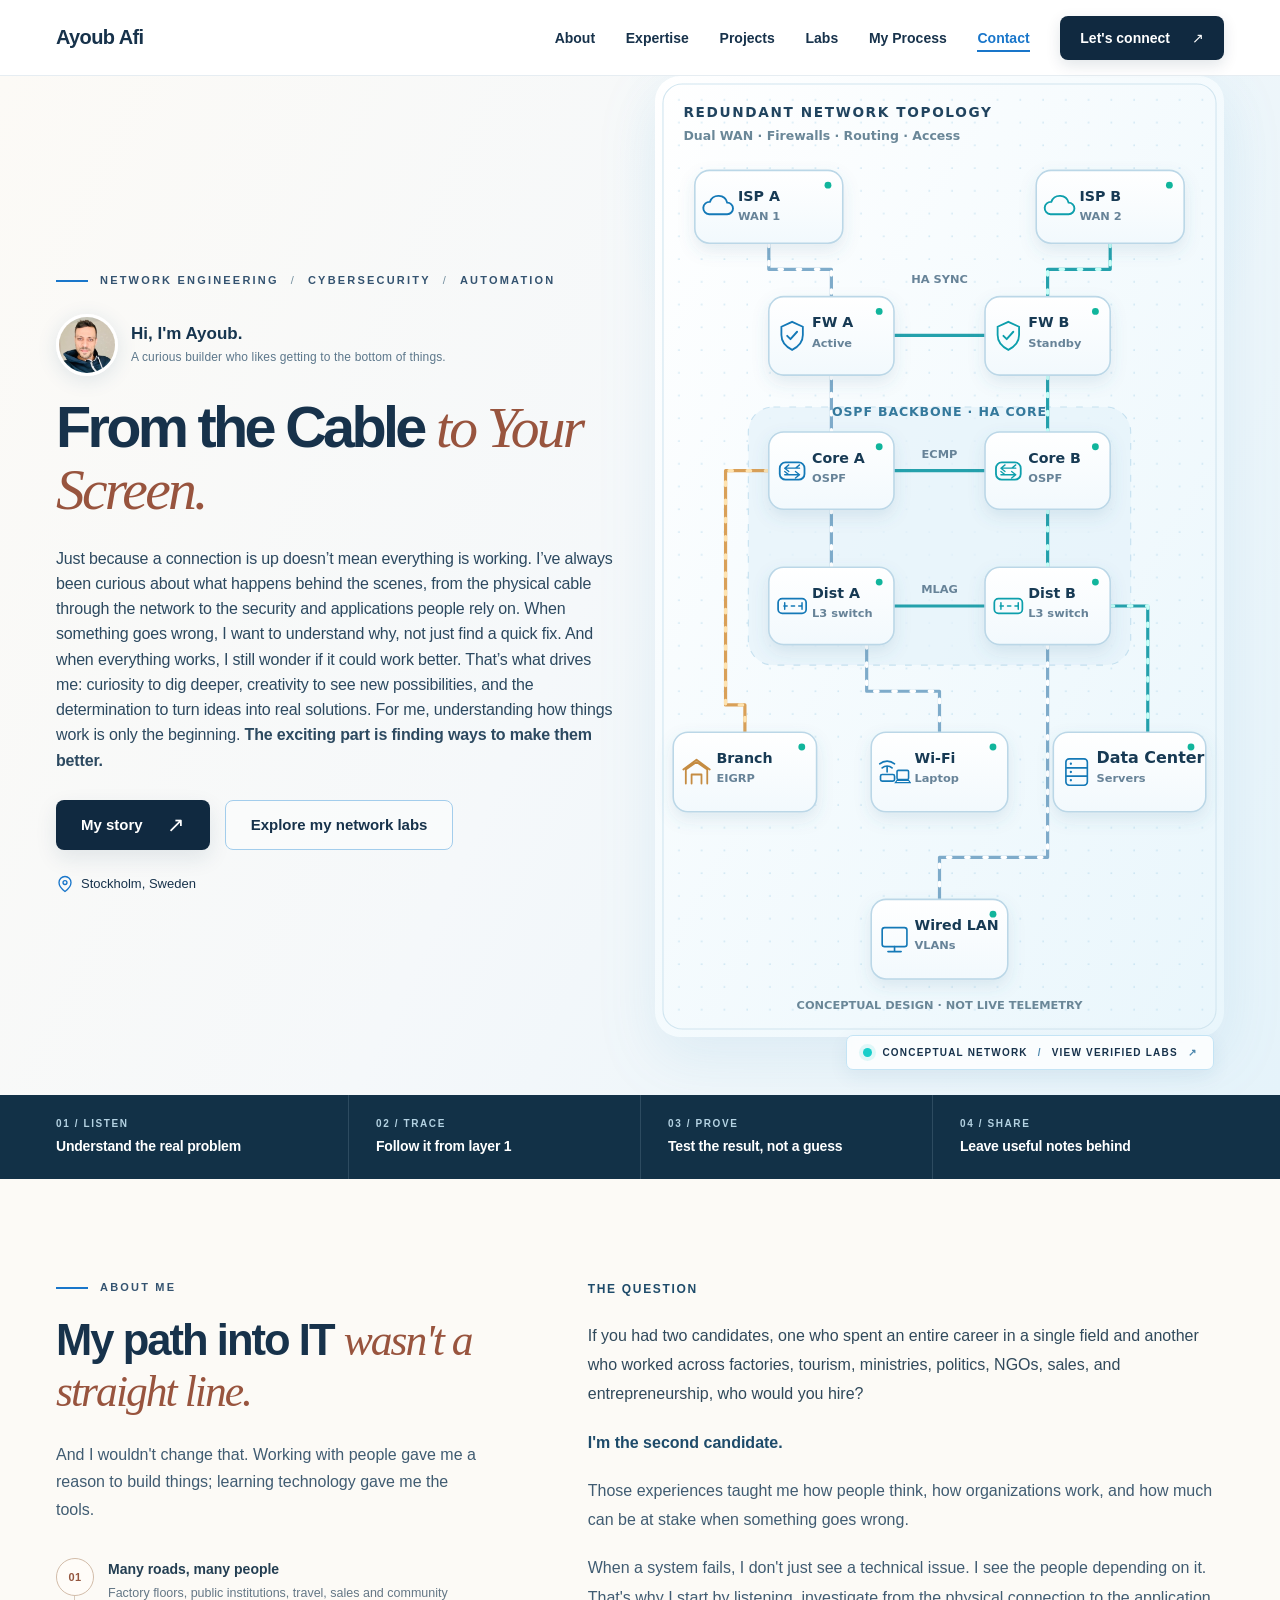
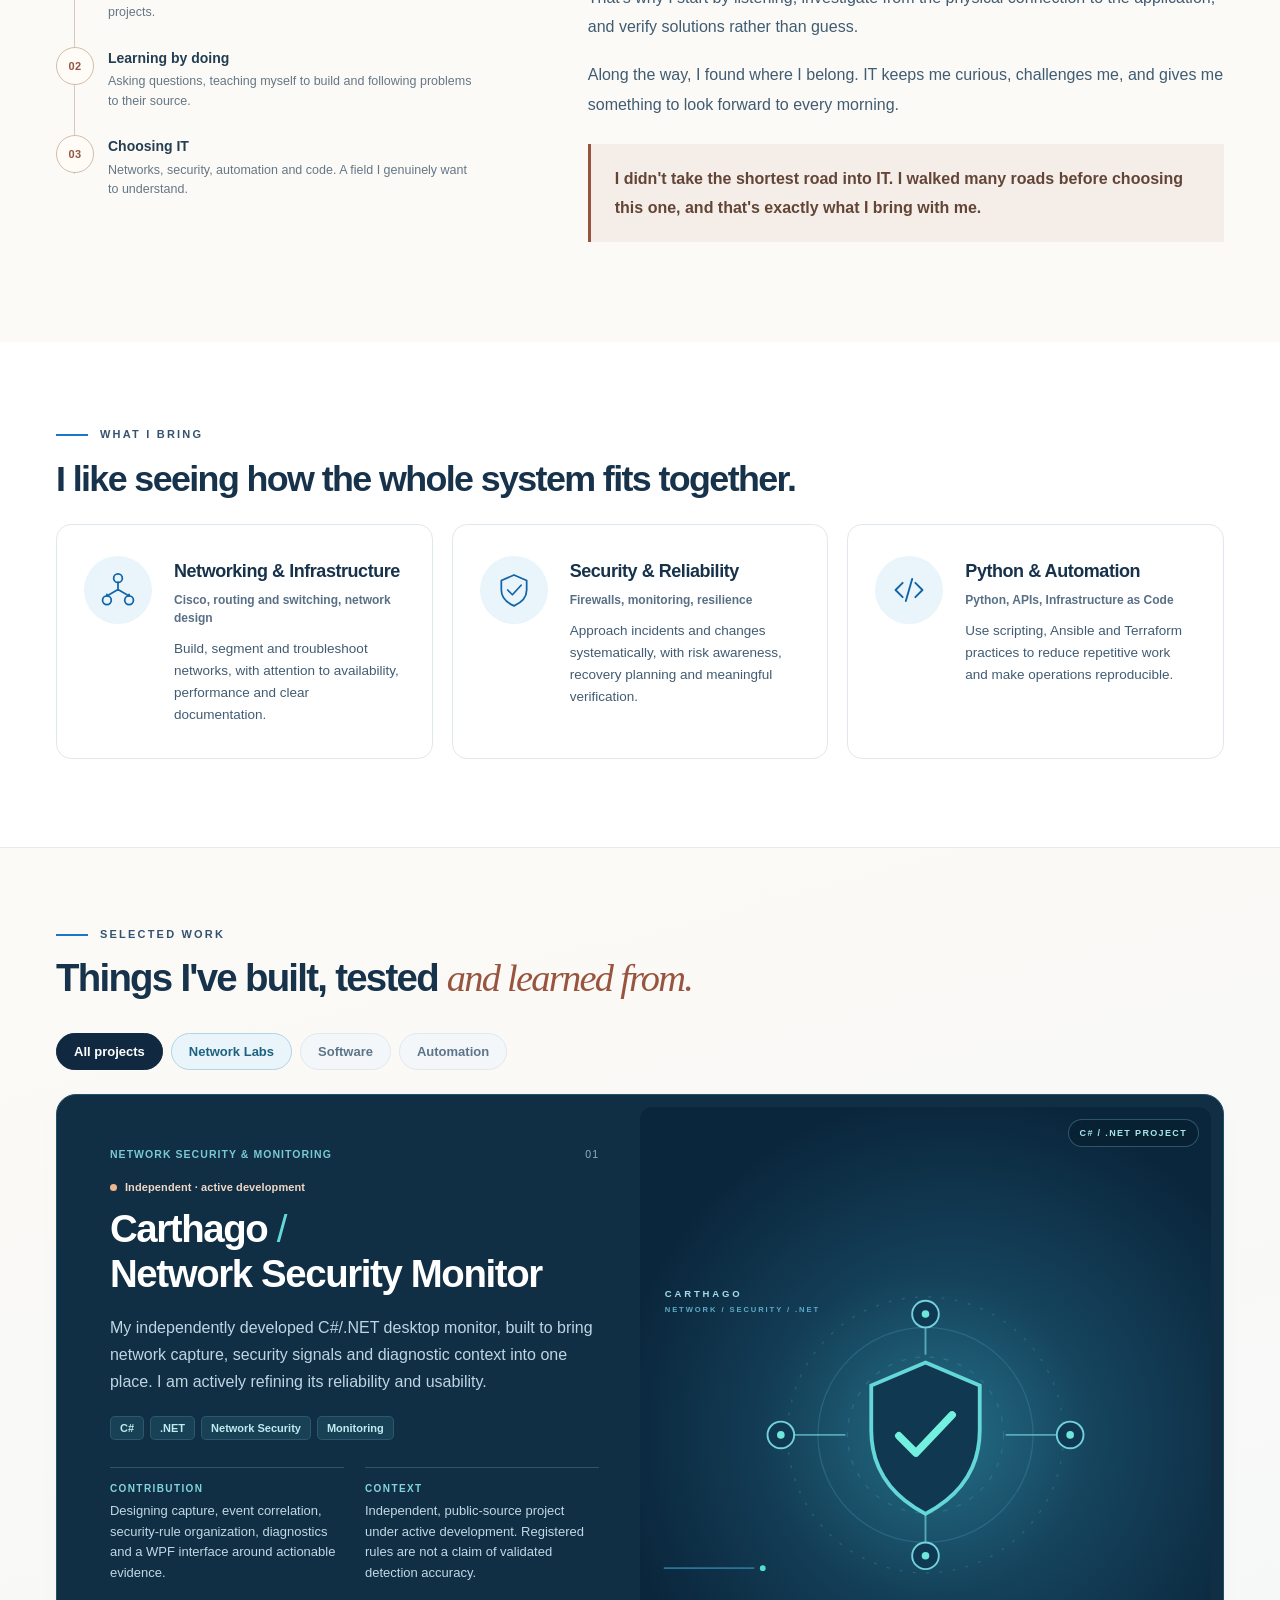
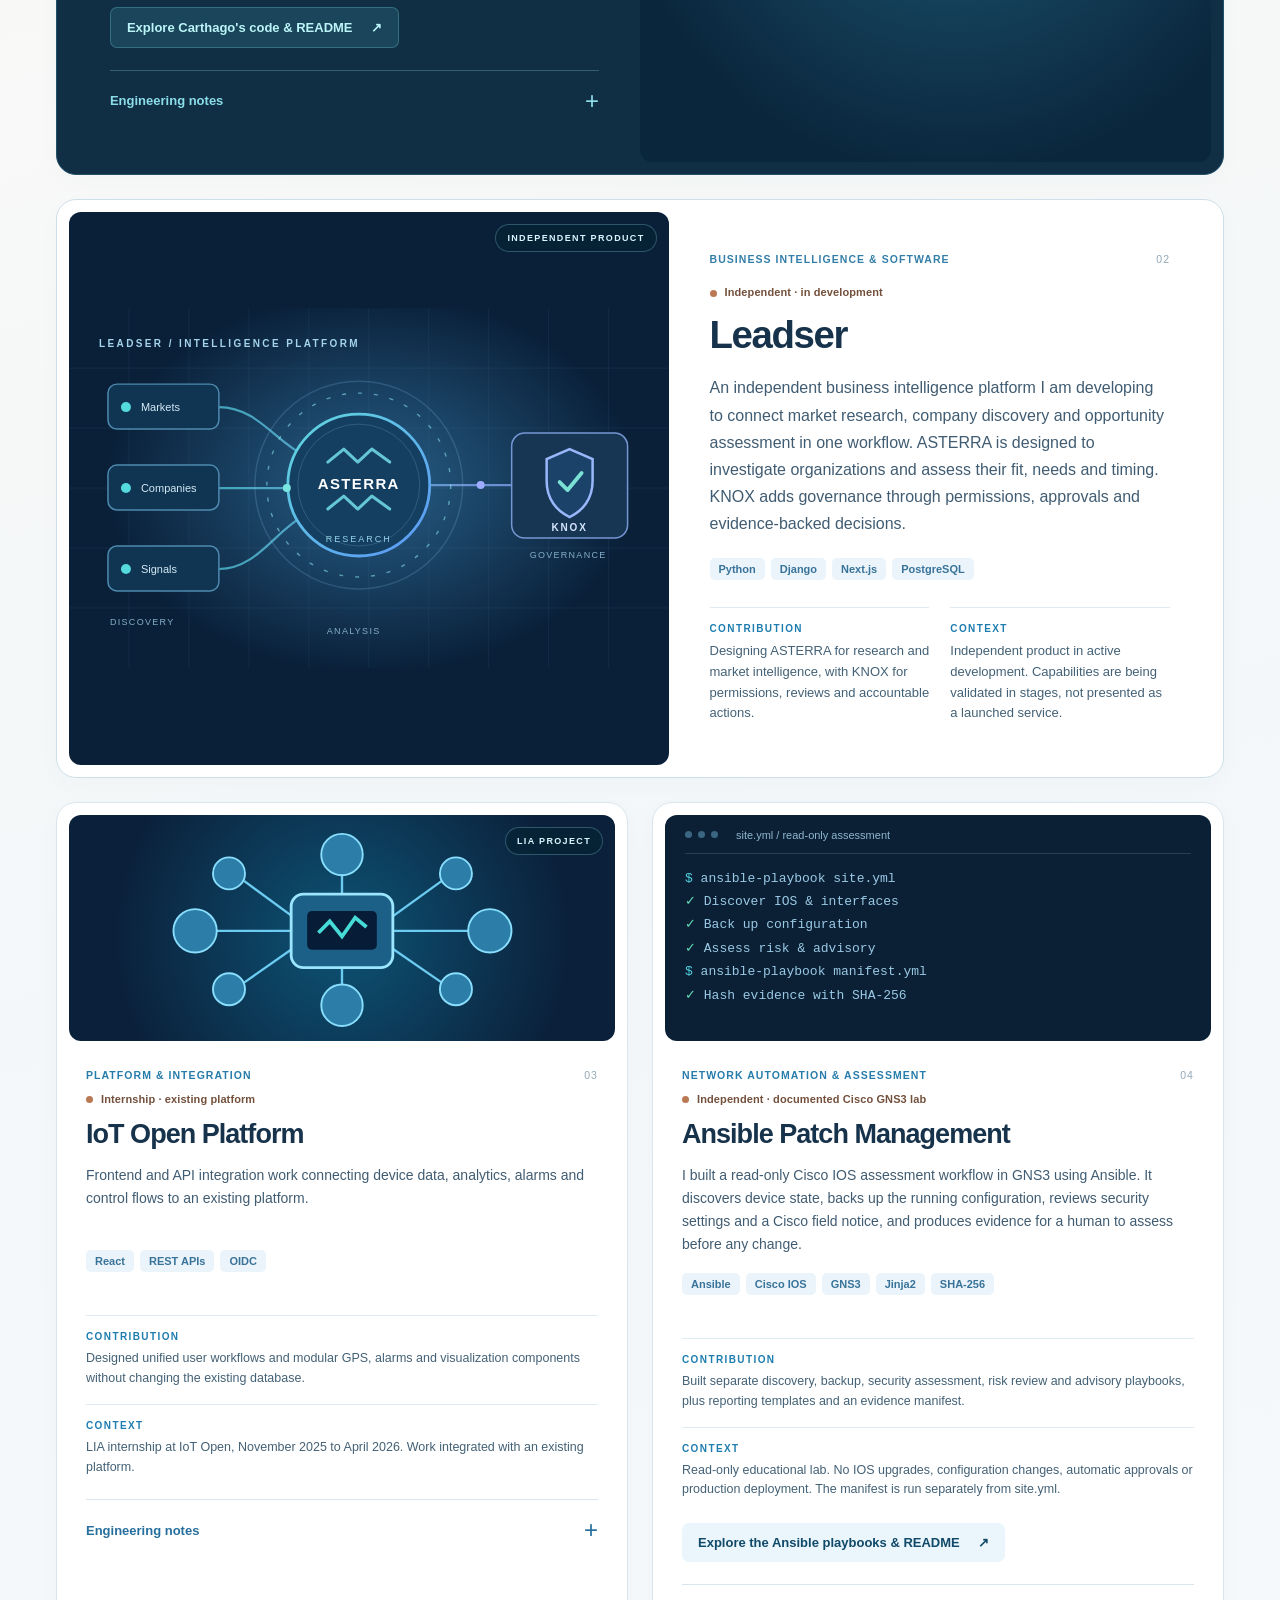
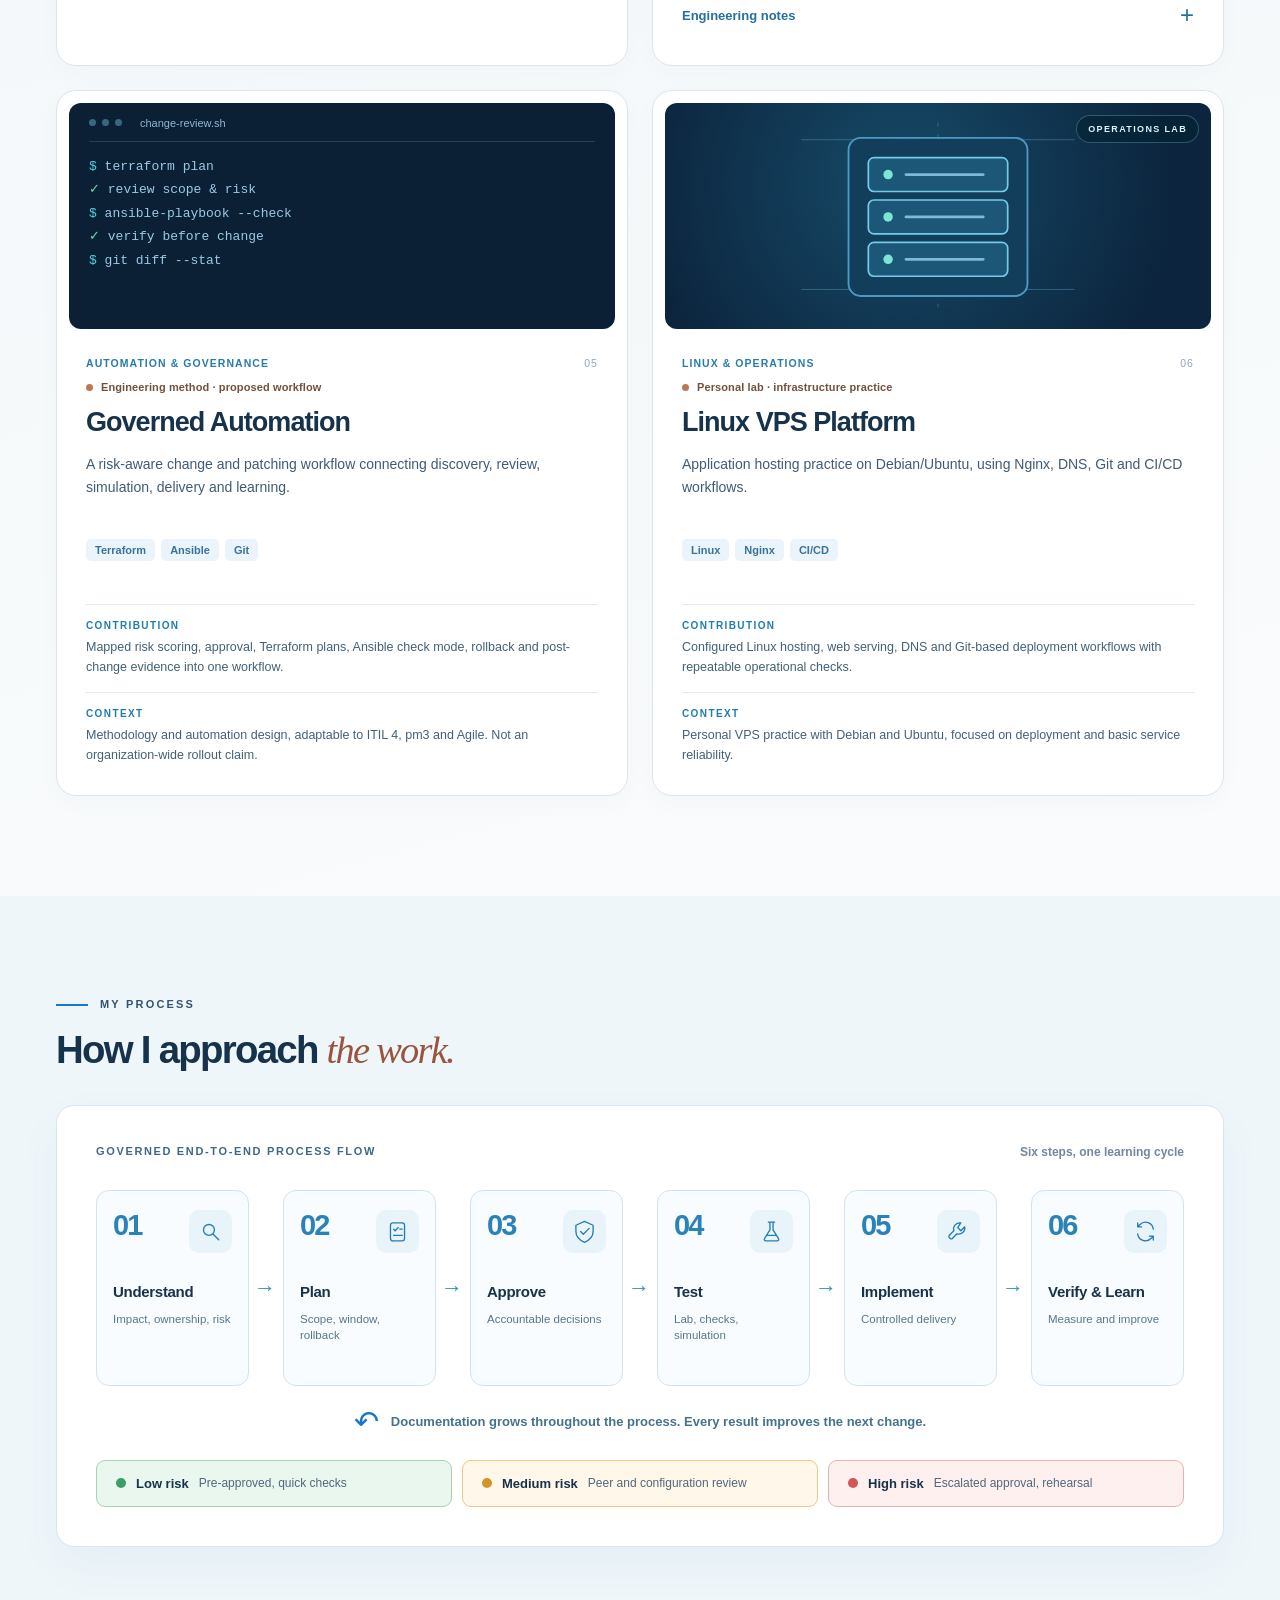
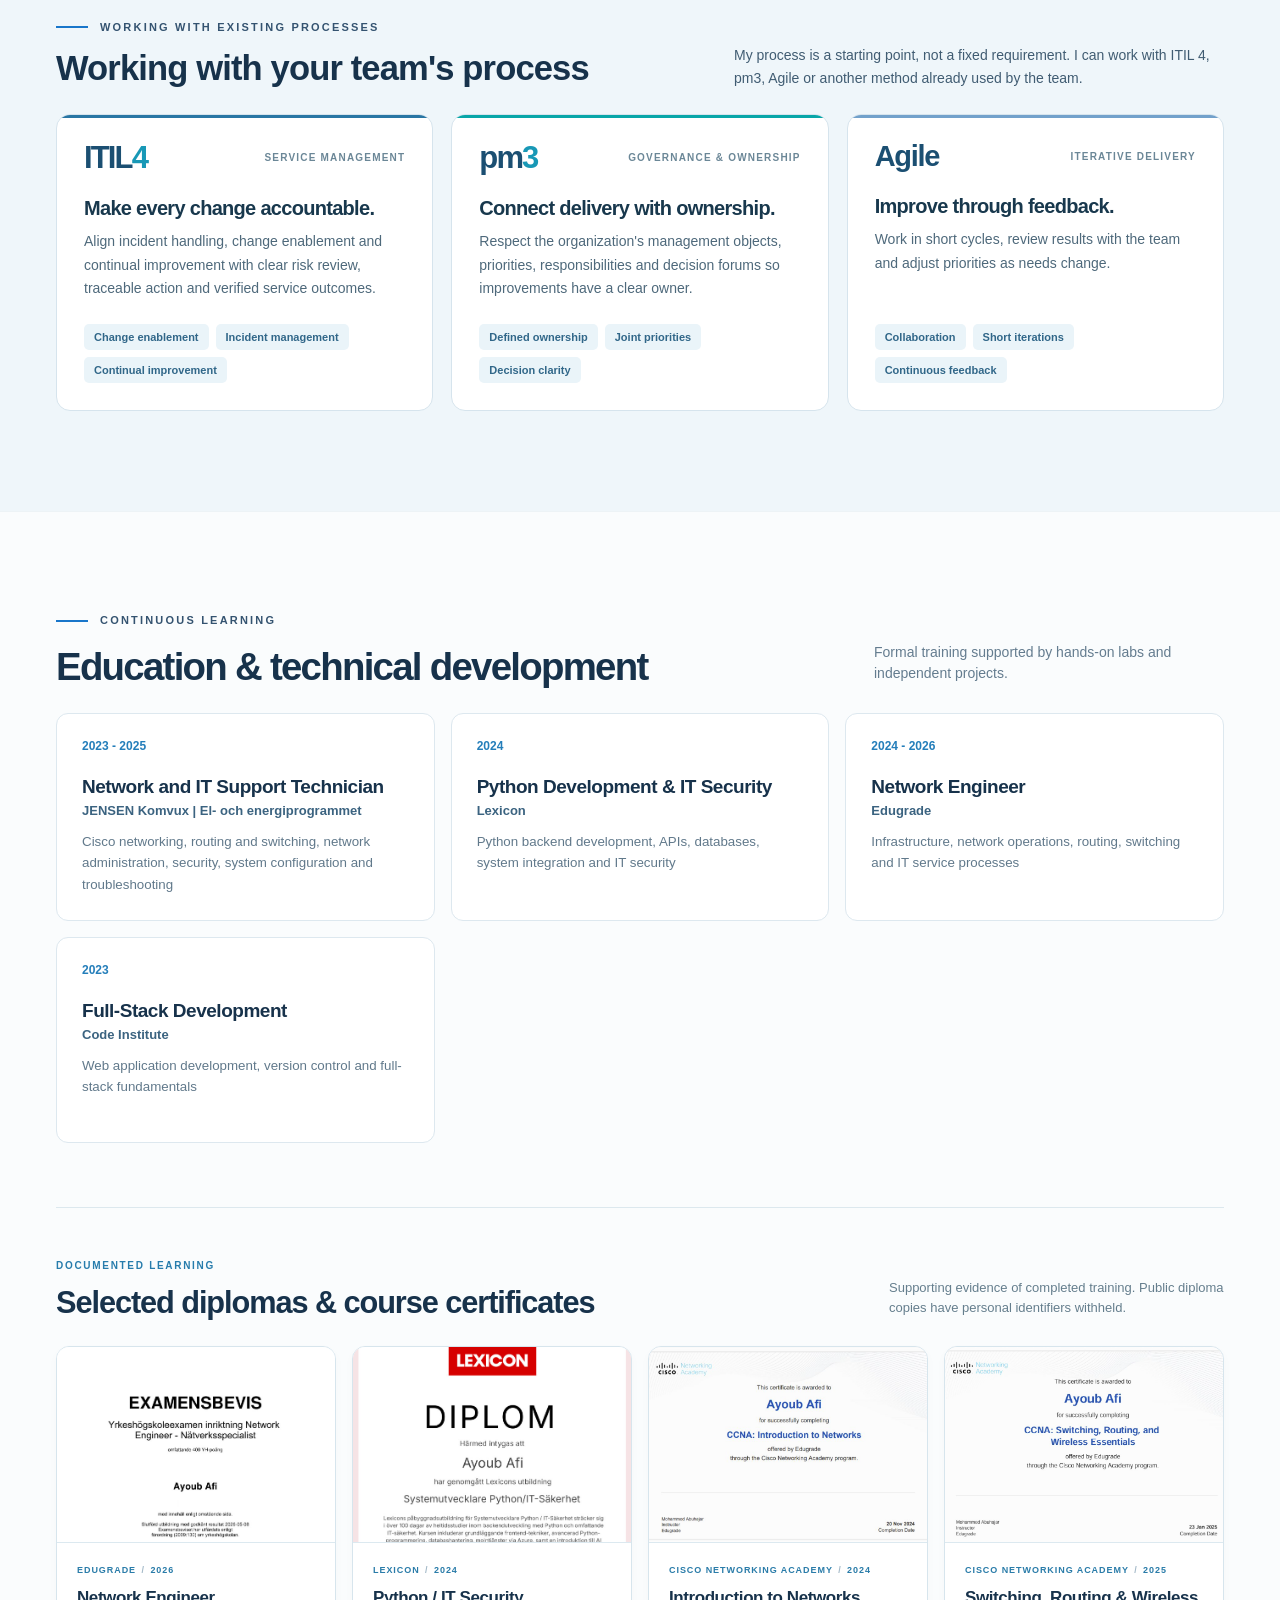
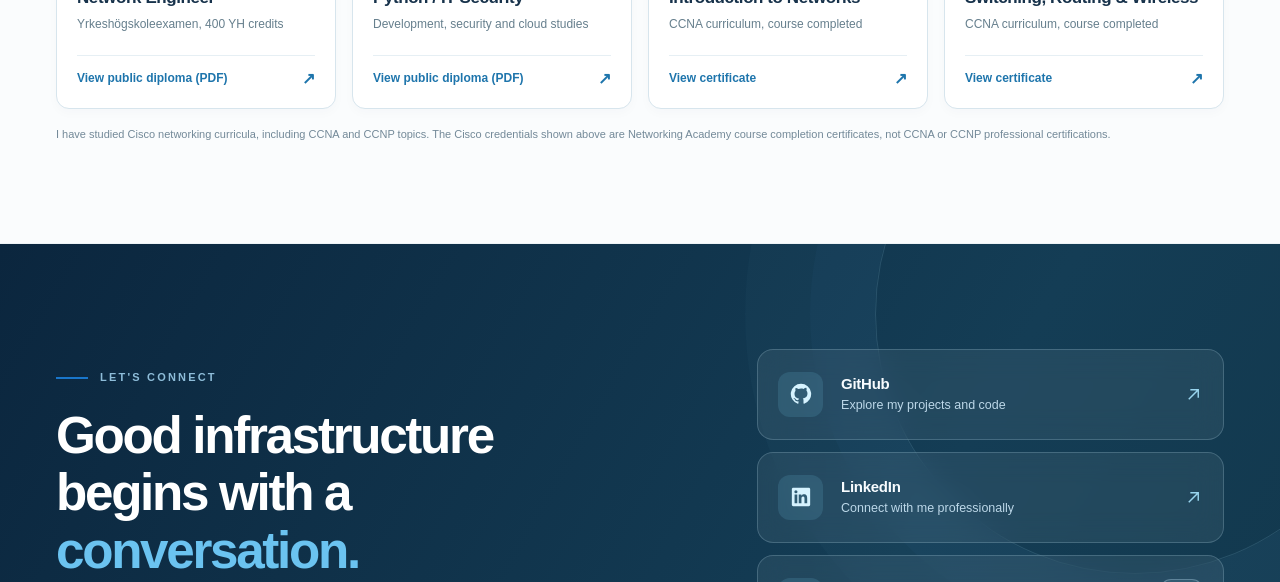
<file: index.html>
<!doctype html>
<html lang="en">
  <head>
    <meta charset="utf-8" />
    <meta name="viewport" content="width=device-width, initial-scale=1" />
    <meta name="theme-color" content="#ffffff" />
    <meta name="description" content="I'm Ayoub Afi. From the cable to your screen, I follow my curiosity through networks, security, automation and code, with documented labs and independently built tools." />
    <meta property="og:title" content="Ayoub Afi | Network Engineering, Security and Automation" />
    <meta property="og:description" content="A curious, self-taught builder who walked many roads and chose IT. Explore the networks, security tools and real learning behind the work." />
    <meta property="og:type" content="website" />
    <meta property="og:image" content="https://afiay.github.io/portfolio/assets/ayoub-afi-profile.png" />
    <meta name="author" content="Ayoub Afi" />
    <title>Ayoub Afi | Network Engineer</title>
    <link rel="icon" href="./assets/favicon.svg" type="image/svg+xml" />
    <link rel="stylesheet" href="./style.css" />
    <script src="./app.js" defer></script>
    <script src="./lab-data.js" defer></script>
    <script src="./labs.js" defer></script>
  </head>
  <body>
    <a class="skip-link" href="#main">Skip to content</a>
    <header class="site-header" id="top">
      <div class="container nav-inner">
        <a class="brand" href="#top" aria-label="Ayoub Afi home">
          
          
          <span class="brand-name">Ayoub Afi</span>
        </a>
        <button class="menu-toggle" type="button" aria-expanded="false" aria-controls="primary-nav" aria-label="Open navigation menu">
          <span></span><span></span><span></span>
        </button>
        <nav class="main-nav" id="primary-nav" aria-label="Main navigation">
          <a href="#about">About</a>
          <a href="#expertise">Expertise</a>
          <a href="#projects">Projects</a>
          <a href="#labs">Labs</a>
          <a href="#process">My Process</a>
          <a href="#contact">Contact</a>
          <a href="#contact" class="nav-cta">Let's connect <span aria-hidden="true">↗</span></a>
        </nav>
      </div>
    </header>

    <main id="main">
      <section class="hero" aria-labelledby="hero-title">
        <div class="hero-glow" aria-hidden="true"></div>
        <div class="container hero-grid">
          <div class="hero-copy">
            <div class="eyebrow"><span class="eyebrow-line"></span>NETWORK ENGINEERING <span>/</span> CYBERSECURITY <span>/</span> AUTOMATION</div>
            
            <div class="hero-introduction"><img src="./assets/ayoub-afi-profile.png" width="64" height="64" alt="Portrait of Ayoub Afi" /><span>Hi, I'm Ayoub. <small>A curious builder who likes getting to the bottom of things.</small></span></div>
            <h1 id="hero-title">From the Cable <em>to Your Screen.</em></h1>
            <p class="hero-description">Just because a connection is up doesn’t mean everything is working. I’ve always been curious about what happens behind the scenes, from the physical cable through the network to the security and applications people rely on. When something goes wrong, I want to understand why, not just find a quick fix. And when everything works, I still wonder if it could work better. That’s what drives me: curiosity to dig deeper, creativity to see new possibilities, and the determination to turn ideas into real solutions. For me, understanding how things work is only the beginning. <strong>The exciting part is finding ways to make them better.</strong></p>
            <div class="hero-actions">
              <a class="button button-primary" href="#about">My story <span aria-hidden="true">↗</span></a>
              <a class="button button-outline" href="#labs">Explore my network labs</a>
            </div>
            <div class="hero-location">
              <svg viewBox="0 0 24 24" fill="none" stroke="currentColor" stroke-width="1.8" aria-hidden="true"><path d="M20 10c0 6-8 12-8 12S4 16 4 10a8 8 0 1 1 16 0Z"/><circle cx="12" cy="10" r="2.6"/></svg>
              Stockholm, Sweden
            </div>
          </div>
          <div class="hero-visual">
            <picture class="topology-art">
              <source media="(max-width: 820px)" srcset="./assets/network-topology-mobile.svg" type="image/svg+xml" />
              <img src="./assets/network-topology.svg" alt="Conceptual enterprise network: two internet providers, high-availability firewalls, redundant OSPF core routers and distribution switches, an EIGRP branch, Wi-Fi laptops, dual-homed data center and wired VLANs." width="1000" height="680" />
            </picture>
            <a class="visual-caption" href="#labs"><span class="live-dot" aria-hidden="true"></span> CONCEPTUAL NETWORK <span>/</span> VIEW VERIFIED LABS <span aria-hidden="true">↗</span></a>
          </div>
        </div>
      </section>

      <div class="capability-bar" aria-label="Professional focus areas">
        <div class="container capability-inner">
          <div><span class="capability-index">01 / LISTEN</span><strong>Understand the real problem</strong></div>
          <div><span class="capability-index">02 / TRACE</span><strong>Follow it from layer 1</strong></div>
          <div><span class="capability-index">03 / PROVE</span><strong>Test the result, not a guess</strong></div>
          <div><span class="capability-index">04 / SHARE</span><strong>Leave useful notes behind</strong></div>
        </div>
      </div>

      <section class="section about-section" id="about" aria-labelledby="about-title">
        <div class="container about-grid">
          <div class="about-intro">
            <div class="eyebrow"><span class="eyebrow-line"></span>ABOUT ME</div>
            <h2 id="about-title">My path into IT <em>wasn't a straight line.</em></h2>
            <p>And I wouldn't change that. Working with people gave me a reason to build things; learning technology gave me the tools.</p>
            <ol class="story-trail" aria-label="Three chapters in my journey">
              <li class="story-trail-item"><span class="story-trail-index">01</span><div><strong>Many roads, many people</strong><small>Factory floors, public institutions, travel, sales and community projects.</small></div></li>
              <li class="story-trail-item"><span class="story-trail-index">02</span><div><strong>Learning by doing</strong><small>Asking questions, teaching myself to build and following problems to their source.</small></div></li>
              <li class="story-trail-item"><span class="story-trail-index">03</span><div><strong>Choosing IT</strong><small>Networks, security, automation and code. A field I genuinely want to understand.</small></div></li>
            </ol>
          </div>
          <div class="about-story">
            <p class="about-question-label"><strong>The Question</strong></p>
            <p class="about-argument">If you had two candidates, one who spent an entire career in a single field and another who worked across factories, tourism, ministries, politics, NGOs, sales, and entrepreneurship, who would you hire?</p>
            <p><strong>I'm the second candidate.</strong></p>
            <p>Those experiences taught me how people think, how organizations work, and how much can be at stake when something goes wrong.</p>
            <p>When a system fails, I don't just see a technical issue. I see the people depending on it. That's why I start by listening, investigate from the physical connection to the application, and verify solutions rather than guess.</p>
            <p>Along the way, I found where I belong. IT keeps me curious, challenges me, and gives me something to look forward to every morning.</p>
            <p class="about-question-ending"><strong>I didn't take the shortest road into IT. I walked many roads before choosing this one, and that's exactly what I bring with me.</strong></p>
          </div>
        </div>
      </section>

      <section class="section expertise-section" id="expertise" aria-labelledby="expertise-title">
        <div class="container">
          <div class="eyebrow"><span class="eyebrow-line"></span>WHAT I BRING</div>
          <div class="section-heading-line">
            <h2 id="expertise-title">I like seeing how the whole system fits together.</h2>
          </div>
          <div class="expertise-grid">
            <article class="expertise-card">
              <div class="icon-disc" aria-hidden="true">
                <svg viewBox="0 0 48 48" fill="none" stroke="currentColor" stroke-width="2.2" stroke-linecap="round" stroke-linejoin="round"><circle cx="24" cy="9" r="5.5"/><circle cx="10" cy="37" r="5.5"/><circle cx="38" cy="37" r="5.5"/><path d="M24 14.5v9M24 23.5 10 31.5M24 23.5 38 31.5M10 31.5v-2M38 31.5v-2"/></svg>
              </div>
              <div>
                <h3>Networking &amp; Infrastructure</h3>
                <p class="card-tags">Cisco, routing and switching, network design</p>
                <p>Build, segment and troubleshoot networks, with attention to availability, performance and clear documentation.</p>
              </div>
            </article>
            <article class="expertise-card">
              <div class="icon-disc" aria-hidden="true">
                <svg viewBox="0 0 48 48" fill="none" stroke="currentColor" stroke-width="2.2" stroke-linecap="round" stroke-linejoin="round"><path d="m24 5 16 7v12c0 10-7 16-16 20C15 40 8 34 8 24V12l16-7Z"/><path d="m16 24 6 6 11-12"/></svg>
              </div>
              <div>
                <h3>Security &amp; Reliability</h3>
                <p class="card-tags">Firewalls, monitoring, resilience</p>
                <p>Approach incidents and changes systematically, with risk awareness, recovery planning and meaningful verification.</p>
              </div>
            </article>
            <article class="expertise-card">
              <div class="icon-disc" aria-hidden="true">
                <svg viewBox="0 0 48 48" fill="none" stroke="currentColor" stroke-width="2.4" stroke-linecap="round" stroke-linejoin="round"><path d="m16 15-9 9 9 9M32 15l9 9-9 9M28 10l-8 28"/></svg>
              </div>
              <div>
                <h3>Python &amp; Automation</h3>
                <p class="card-tags">Python, APIs, Infrastructure as Code</p>
                <p>Use scripting, Ansible and Terraform practices to reduce repetitive work and make operations reproducible.</p>
              </div>
            </article>
          </div>
        </div>
      </section>

      <section class="section projects-section" id="projects" aria-labelledby="projects-title">
        <div class="container">
          <div class="section-topline">
            <div>
              <div class="eyebrow"><span class="eyebrow-line"></span>SELECTED WORK</div>
              <h2 id="projects-title">Things I've built, tested <em>and learned from.</em></h2>
            </div>
          </div>
          <div class="project-filters" role="group" aria-label="Filter projects">
            <button type="button" class="filter-btn is-active" data-filter="all" aria-pressed="true">All projects</button>
            <button type="button" class="filter-btn" data-filter="labs" aria-pressed="false" aria-controls="labs">Network Labs</button>
            <button type="button" class="filter-btn" data-filter="software" aria-pressed="false">Software</button>
            <button type="button" class="filter-btn" data-filter="automation" aria-pressed="false">Automation</button>
          </div>
          <div class="project-grid" id="project-grid">
            <article class="project-card project-feature project-feature-security" data-category="network security software">
              <div class="project-art project-art-security" aria-hidden="true">
                <svg viewBox="0 0 600 360" fill="none" xmlns="http://www.w3.org/2000/svg">
                  <defs>
                    <radialGradient id="carthago-halo"><stop stop-color="#39BEC2" stop-opacity=".20"/><stop offset="1" stop-color="#39BEC2" stop-opacity="0"/></radialGradient>
                    <linearGradient id="carthago-shield" x1="250" y1="100" x2="360" y2="260"><stop stop-color="#64D8D9"/><stop offset="1" stop-color="#2583BE"/></linearGradient>
                  </defs>
                  <circle cx="300" cy="180" r="171" fill="url(#carthago-halo)"/>
                  <g stroke="#4C9EC0" stroke-opacity=".28" stroke-width="1.4"><circle cx="300" cy="180" r="145" stroke-dasharray="3 11"/><circle cx="300" cy="180" r="113"/><circle cx="300" cy="180" r="82" stroke-dasharray="5 10"/></g>
                  <g stroke="#75D7DD" stroke-width="2" stroke-opacity=".65" stroke-linecap="round"><path d="M300 95V68"/><path d="M385 180h52"/><path d="M215 180h-52"/><path d="M300 265v27"/></g>
                  <g fill="#0F3853" stroke="#74D1DC" stroke-width="2"><circle cx="300" cy="53" r="14"/><circle cx="452" cy="180" r="14"/><circle cx="148" cy="180" r="14"/><circle cx="300" cy="307" r="14"/></g>
                  <g fill="#6EE6DA"><circle cx="300" cy="53" r="4"/><circle cx="452" cy="180" r="4"/><circle cx="148" cy="180" r="4"/><circle cx="300" cy="307" r="4"/></g>
                  <path d="M300 104 357 128v47c0 40-21 69-57 88-36-19-57-48-57-88v-47l57-24Z" fill="#103951" stroke="url(#carthago-shield)" stroke-width="4"/>
                  <path d="m272 181 18 18 38-40" stroke="#74F0E0" stroke-width="8" stroke-linecap="round" stroke-linejoin="round"/>
                  <g font-family="Arial,sans-serif" font-size="10" font-weight="700" letter-spacing="3" fill="#A6DCE8"><text x="26" y="35">CARTHAGO</text><text x="26" y="51" font-size="8" letter-spacing="2" fill="#5BABC6">NETWORK / SECURITY / .NET</text></g>
                  <path d="M25 320h95" stroke="#2C739A" stroke-width="2"/><circle cx="129" cy="320" r="3" fill="#50DED7"/>
                </svg>
                <span class="art-corner">C# / .NET PROJECT</span>
              </div>
              <div class="project-body">
                <div class="project-meta">NETWORK SECURITY &amp; MONITORING <span>01</span></div>
                <span class="project-context">Independent · active development</span>
                <h3>Carthago <span class="project-title-dash">/</span><br />Network Security Monitor</h3>
                <p>My independently developed C#/.NET desktop monitor, built to bring network capture, security signals and diagnostic context into one place. I am actively refining its reliability and usability.</p>
                <div class="tag-row"><span>C#</span><span>.NET</span><span>Network Security</span><span>Monitoring</span></div>
                <div class="project-facts">
                  <div><span>CONTRIBUTION</span><p>Designing capture, event correlation, security-rule organization, diagnostics and a WPF interface around actionable evidence.</p></div>
                  <div><span>CONTEXT</span><p>Independent, public-source project under active development. Registered rules are not a claim of validated detection accuracy.</p></div>
                </div>
                <a class="project-source" href="https://github.com/afiay/Carthago-Network-Security-Monitor" target="_blank" rel="noopener noreferrer">Explore Carthago's code &amp; README <span aria-hidden="true">↗</span></a>
                <details class="case-study" data-case-study="carthago">
                  <summary>Engineering notes <span aria-hidden="true">+</span></summary>
                  <dl>
                    <div><dt>Problem</dt><dd>Raw network events are hard to turn into security and troubleshooting observations someone can explain. Centralising logs across systems usually takes several tools, with upfront integration work and ongoing maintenance. 55% of surveyed security leaders say they have too many point solutions, 45% use six or more security tools, and 63% name operational cost as their biggest pain point.</dd></div>
                    <div><dt>Constraints</dt><dd>Windows desktop capture, varied protocols, noisy inputs, and no budget for a full logging stack. I also had to keep recorded evidence separate from interpretation.</dd></div>
                    <div><dt>Decision</dt><dd>Separate acquisition, protocol and flow inspection, security signals, and presentation. Keep one traceable log trail instead of adding tools. Build documentation from that trail: every capture, alert, and change leaves a timestamped record, and my notes are written from it. Interpretation is added by hand and labelled as such.</dd></div>
                    <div><dt>Verification</dt><dd>Document expected behavior with tests and repeatable samples. Inspect false positives and UI empty states before calling a rule dependable. Strip sensitive data before anything is documented, and flag where logging was incomplete.</dd></div>
                    <div><dt>Learning</dt><dd>Visibility only matters when an operator can tell what happened, why it was flagged, and what remains uncertain. Logs show events, not intent, so the “why” still needs a human, clearly marked.</dd></div>
                  </dl>
                  <p class="case-study-source">Survey context: These statistics come from a survey of 506 security leaders and practitioners at organizations with more than 500 employees, reported in <a href="https://www.sumologic.com/blog/2026-security-operations-insights-report" target="_blank" rel="noopener noreferrer">Sumo Logic’s 2026 Security Operations Insights Report</a>. Sumo Logic is a SIEM vendor.</p>
                </details>
              </div>
            </article>
            <article class="project-card project-feature project-feature-leadser" data-category="software automation">
              <div class="project-art project-art-leadser" aria-hidden="true">
                <svg viewBox="0 0 600 360" fill="none" xmlns="http://www.w3.org/2000/svg">
                  <defs>
                    <radialGradient id="leadser-backlight" cx="0" cy="0" r="1" gradientTransform="translate(302 175) rotate(90) scale(190 265)" gradientUnits="userSpaceOnUse"><stop stop-color="#275F88"/><stop offset="1" stop-color="#0A2039"/></radialGradient>
                    <linearGradient id="leadser-core" x1="220" y1="95" x2="366" y2="252" gradientUnits="userSpaceOnUse"><stop stop-color="#60DBDC"/><stop offset="1" stop-color="#5C94F7"/></linearGradient>
                    <linearGradient id="leadser-link" x1="134" y1="180" x2="508" y2="180" gradientUnits="userSpaceOnUse"><stop stop-color="#4EC7D6"/><stop offset="1" stop-color="#929CF8"/></linearGradient>
                  </defs>
                  <rect width="600" height="360" rx="12" fill="url(#leadser-backlight)"/>
                  <g stroke="#5E8CB0" stroke-opacity=".11" stroke-width="1"><path d="M0 60H600M0 120H600M0 180H600M0 240H600M0 300H600M60 0V360M120 0V360M180 0V360M240 0V360M300 0V360M360 0V360M420 0V360M480 0V360M540 0V360"/></g>
                  <text x="30" y="39" fill="#A4D3EB" font-size="10" font-weight="700" letter-spacing="2.4" font-family="Arial, sans-serif">LEADSER / INTELLIGENCE PLATFORM</text>
                  <g stroke="url(#leadser-link)" stroke-width="2.2" stroke-linecap="round" opacity=".78">
                    <path d="M150 99C188 99 207 134 235 147"/>
                    <path d="M150 180H218"/>
                    <path d="M150 261C188 261 207 222 235 208"/>
                    <path d="M361 177H444"/>
                  </g>
                  <g fill="#0F3552" stroke="#4E8AAE" stroke-width="1.5">
                    <rect x="39" y="76" width="111" height="45" rx="9"/>
                    <rect x="39" y="157" width="111" height="45" rx="9"/>
                    <rect x="39" y="238" width="111" height="45" rx="9"/>
                  </g>
                  <g fill="#54D9DC"><circle cx="57" cy="99" r="5"/><circle cx="57" cy="180" r="5"/><circle cx="57" cy="261" r="5"/></g>
                  <g fill="#D4EAF5" font-size="11" font-family="Arial, sans-serif"><text x="72" y="103">Markets</text><text x="72" y="184">Companies</text><text x="72" y="265">Signals</text></g>
                  <circle cx="290" cy="177" r="104" stroke="#8CC3F0" stroke-opacity=".2" stroke-width="1.5"/>
                  <circle class="leadser-orbit" cx="290" cy="177" r="92" stroke="#82D9E1" stroke-width="1.4" stroke-dasharray="4 12" stroke-opacity=".62"/>
                  <circle cx="290" cy="177" r="71" fill="#143F61" stroke="url(#leadser-core)" stroke-width="2.8"/>
                  <circle cx="290" cy="177" r="61" stroke="#8DBCDC" stroke-opacity=".23"/>
                  <path d="M259 154 275 141 289 154 303 141 321 154M259 201 275 188 289 201 303 188 321 201" stroke="#6ED6E1" stroke-width="3" stroke-linecap="round" stroke-linejoin="round" opacity=".9"/>
                  <text x="290" y="181" text-anchor="middle" fill="#FFFFFF" font-size="15" font-weight="700" letter-spacing="1.4" font-family="Arial, sans-serif">ASTERRA</text>
                  <text x="290" y="234" text-anchor="middle" fill="#93D1E4" font-size="9" letter-spacing="2" font-family="Arial, sans-serif">RESEARCH</text>
                  <g transform="translate(443 125)">
                    <rect width="116" height="105" rx="13" fill="#173654" stroke="#7596D3" stroke-width="1.5"/>
                    <path d="m58 16 23 10v22c0 18-10 30-23 36-13-6-23-18-23-36V26l23-10Z" stroke="#9AB7FB" stroke-width="2.5" fill="#1B436A"/>
                    <path d="m48 49 8 8 14-17" stroke="#7BE1D4" stroke-width="3.8" stroke-linecap="round" stroke-linejoin="round"/>
                    <text x="58" y="98" fill="#D7E6FF" text-anchor="middle" font-size="10" font-weight="700" letter-spacing="1.8" font-family="Arial, sans-serif">KNOX</text>
                  </g>
                  <g fill="#86AFC9" font-size="9" letter-spacing="1.3" font-family="Arial, sans-serif"><text x="41" y="317">DISCOVERY</text><text x="258" y="326">ANALYSIS</text><text x="461" y="250">GOVERNANCE</text></g>
                  <circle cx="218" cy="180" r="4" fill="#7BE5DF"/>
                  <circle cx="412" cy="177" r="4" fill="#9DACFF"/>
                </svg>
                <span class="art-corner">INDEPENDENT PRODUCT</span>
              </div>
              <div class="project-body">
                <div class="project-meta">BUSINESS INTELLIGENCE &amp; SOFTWARE <span>02</span></div>
                <span class="project-context">Independent · in development</span>
                <h3>Leadser</h3>
                <p>An independent business intelligence platform I am developing to connect market research, company discovery and opportunity assessment in one workflow. ASTERRA is designed to investigate organizations and assess their fit, needs and timing. KNOX adds governance through permissions, approvals and evidence-backed decisions.</p>
                <div class="tag-row"><span>Python</span><span>Django</span><span>Next.js</span><span>PostgreSQL</span></div>
                <div class="project-facts">
                  <div><span>CONTRIBUTION</span><p>Designing ASTERRA for research and market intelligence, with KNOX for permissions, reviews and accountable actions.</p></div>
                  <div><span>CONTEXT</span><p>Independent product in active development. Capabilities are being validated in stages, not presented as a launched service.</p></div>
                </div>
              </div>
            </article>
            <article class="project-card" data-category="software">
              <div class="project-art project-art-iot" aria-hidden="true">
                <svg viewBox="0 0 500 240"><g stroke="#6CCBF1" stroke-width="2.5" fill="none"><path d="M93 123h102M305 123h102M250 52v34M250 160v35M146 70l60 44M356 70l-61 44M146 178l60-42M356 178l-61-42"/></g><rect x="196" y="84" width="108" height="78" rx="13" fill="#1D6087" stroke="#9BE5FF" stroke-width="3"/><rect x="213" y="102" width="74" height="41" rx="5" fill="#071D37"/><path d="m225 125 12-12 13 16 14-20 12 10" stroke="#46DBD7" stroke-width="4" fill="none"/><g fill="#2C7EA9" stroke="#89DEFD" stroke-width="2"><circle cx="94" cy="123" r="23"/><circle cx="407" cy="123" r="23"/><circle cx="250" cy="42" r="22"/><circle cx="250" cy="202" r="22"/><circle cx="130" cy="62" r="17"/><circle cx="371" cy="62" r="17"/><circle cx="130" cy="185" r="17"/><circle cx="371" cy="185" r="17"/></g></svg>
                <span class="art-corner">LIA PROJECT</span>
              </div>
              <div class="project-body">
                <div class="project-meta">PLATFORM &amp; INTEGRATION <span>03</span></div>
                <span class="project-context">Internship · existing platform</span>
                <h3>IoT Open Platform</h3>
                <p>Frontend and API integration work connecting device data, analytics, alarms and control flows to an existing platform.</p>
                <div class="tag-row"><span>React</span><span>REST APIs</span><span>OIDC</span></div>
                <div class="project-facts">
                  <div><span>CONTRIBUTION</span><p>Designed unified user workflows and modular GPS, alarms and visualization components without changing the existing database.</p></div>
                  <div><span>CONTEXT</span><p>LIA internship at IoT Open, November 2025 to April 2026. Work integrated with an existing platform.</p></div>
                </div>
                <details class="case-study" data-case-study="iot-open">
                  <summary>Engineering notes <span aria-hidden="true">+</span></summary>
                  <dl>
                    <div><dt>Problem</dt><dd>Operators juggled six separate tools: GPS, alerts, statistics, on/off control, Grafana, and Home Assistant. Each tool needs maintenance, and each switch costs attention. A 2022 study of 137 users found about 1,200 app toggles a day and roughly 9% of work time spent reorienting. In a separate 2018 study, workers using 30 or more applications in a shift had a 28% higher error rate than those using fewer apps.</dd></div>
                    <div><dt>Constraints</dt><dd>The existing platform and database had to stay intact, integrating only through existing REST services.</dd></div>
                    <div><dt>Decision</dt><dd>A plugin-based platform where each user picks what they see: alerts, GPS, or any chart. Switches and automation run from the same interface, and existing integrations connect as plugins. Result: <strong>6 windows reduced to 1, an 83% reduction in separate interfaces.</strong></dd></div>
                    <div><dt>Verification</dt><dd>Compared windows needed per task before and after. Checked API mappings, permissions per role, and loading, empty, and error states.</dd></div>
                    <div><dt>Learning</dt><dd>Centralising means giving people one place to choose what matters, while respecting what already works.</dd></div>
                  </dl>
                  <p class="case-study-source">Research context: <a href="https://store.hbr.org/product/how-much-time-and-energy-do-we-waste-toggling-between-applications/H0777V" target="_blank" rel="noopener noreferrer">Murty, Dadlani &amp; Das, <em>Harvard Business Review</em> (2022)</a> studied 137 users across three companies. The 28% error-rate comparison comes from <a href="https://workplaceinsight.net/constant-switching-between-tasks-kills-productivity/" target="_blank" rel="noopener noreferrer">Workplace Insight's report (2018)</a> on Pegasystems research. These are external findings, not measured productivity or error-rate improvements at IoT Open. The 83% figure describes the reduction in separate windows (6 to 1).</p>
                </details>
              </div>
            </article>
            <article class="project-card project-card-ansible" data-category="automation">
              <div class="project-art project-art-code" aria-hidden="true">
                <div class="code-top"><i></i><i></i><i></i><span>site.yml / read-only assessment</span></div>
                <pre><span class="syntax-cyan">$</span> ansible-playbook site.yml
<span class="syntax-green">✓</span> Discover IOS &amp; interfaces
<span class="syntax-green">✓</span> Back up configuration
<span class="syntax-green">✓</span> Assess risk &amp; advisory
<span class="syntax-cyan">$</span> ansible-playbook manifest.yml
<span class="syntax-green">✓</span> Hash evidence with SHA-256</pre>
              </div>
              <div class="project-body">
                <div class="project-meta">NETWORK AUTOMATION &amp; ASSESSMENT <span>04</span></div>
                <span class="project-context">Independent · documented Cisco GNS3 lab</span>
                <h3>Ansible Patch Management</h3>
                <p>I built a read-only Cisco IOS assessment workflow in GNS3 using Ansible. It discovers device state, backs up the running configuration, reviews security settings and a Cisco field notice, and produces evidence for a human to assess before any change.</p>
                <div class="tag-row"><span>Ansible</span><span>Cisco IOS</span><span>GNS3</span><span>Jinja2</span><span>SHA-256</span></div>
                <div class="project-facts">
                  <div><span>CONTRIBUTION</span><p>Built separate discovery, backup, security assessment, risk review and advisory playbooks, plus reporting templates and an evidence manifest.</p></div>
                  <div><span>CONTEXT</span><p>Read-only educational lab. No IOS upgrades, configuration changes, automatic approvals or production deployment. The manifest is run separately from site.yml.</p></div>
                </div>
                <a class="project-source" href="https://github.com/afiay/ansible-patch-management" target="_blank" rel="noopener noreferrer">Explore the Ansible playbooks &amp; README <span aria-hidden="true">↗</span></a>
                <details class="case-study" data-case-study="ansible">
                  <summary>Engineering notes <span aria-hidden="true">+</span></summary>
                  <dl>
                    <div><dt>Problem</dt><dd>Assessing a device and preparing a safe patch decision requires more than checking its IOS version. Configuration, exposure, applicability and reliable evidence must be reviewed together.</dd></div>
                    <div><dt>Constraints</dt><dd>One Cisco 7200 IOS router in an isolated GNS3 environment, controlled over SSH from Ubuntu. The assessment must not alter the device.</dd></div>
                    <div><dt>Decision</dt><dd>Separate discovery, backup, security review, risk inputs and Cisco FN70489 prerequisite checks into focused Ansible playbooks. Generate Markdown evidence reports and SHA-256 manifests for later comparison.</dd></div>
                    <div><dt>Verification</dt><dd>Use IOS show-command evidence, review the resulting configuration snapshot and report output, validate assessment inputs and distinguish observed status from advisory applicability.</dd></div>
                    <div><dt>Learning</dt><dd>Automation should make decisions traceable, not silently make them. Patch execution, approval, restore and validated failover remain separate future steps.</dd></div>
                  </dl>
                  <p class="case-study-source">Source: <a href="https://github.com/afiay/ansible-patch-management/blob/main/README.md" target="_blank" rel="noopener noreferrer">Ansible Patch Management documentation</a>.</p>
                </details>
              </div>
            </article>
            <article class="project-card" data-category="automation network">
              <div class="project-art project-art-code" aria-hidden="true">
                <div class="code-top"><i></i><i></i><i></i><span>change-review.sh</span></div>
                <pre><span class="syntax-cyan">$</span> terraform plan
<span class="syntax-green">✓</span> review scope &amp; risk
<span class="syntax-cyan">$</span> ansible-playbook --check
<span class="syntax-green">✓</span> verify before change
<span class="syntax-cyan">$</span> git diff --stat</pre>
              </div>
              <div class="project-body">
                <div class="project-meta">AUTOMATION &amp; GOVERNANCE <span>05</span></div>
                <span class="project-context">Engineering method · proposed workflow</span>
                <h3>Governed Automation</h3>
                <p>A risk-aware change and patching workflow connecting discovery, review, simulation, delivery and learning.</p>
                <div class="tag-row"><span>Terraform</span><span>Ansible</span><span>Git</span></div>
                <div class="project-facts">
                  <div><span>CONTRIBUTION</span><p>Mapped risk scoring, approval, Terraform plans, Ansible check mode, rollback and post-change evidence into one workflow.</p></div>
                  <div><span>CONTEXT</span><p>Methodology and automation design, adaptable to ITIL 4, pm3 and Agile. Not an organization-wide rollout claim.</p></div>
                </div>
              </div>
            </article>
            <article class="project-card" data-category="network software">
              <div class="project-art project-art-vps" aria-hidden="true">
                <svg viewBox="0 0 500 240" fill="none" xmlns="http://www.w3.org/2000/svg"><g stroke="#6EBBD7" stroke-opacity=".36"><path d="M105 39h290M105 198h290"/><path d="M250 21v196" stroke-dasharray="4 8"/></g><rect x="155" y="37" width="190" height="168" rx="13" fill="#123D5B" stroke="#4D99C3" stroke-width="2"/><g fill="#1C5777" stroke="#74CBE8" stroke-width="1.8"><rect x="176" y="58" width="148" height="36" rx="6"/><rect x="176" y="103" width="148" height="36" rx="6"/><rect x="176" y="148" width="148" height="36" rx="6"/></g><g fill="#7DE5D6"><circle cx="197" cy="76" r="5"/><circle cx="197" cy="121" r="5"/><circle cx="197" cy="166" r="5"/></g><g stroke="#7CBAD9" stroke-width="3" stroke-linecap="round"><path d="M216 76h82M216 121h82M216 166h82"/></g></svg>
                <span class="art-corner">OPERATIONS LAB</span>
              </div>
              <div class="project-body">
                <div class="project-meta">LINUX &amp; OPERATIONS <span>06</span></div>
                <span class="project-context">Personal lab · infrastructure practice</span>
                <h3>Linux VPS Platform</h3>
                <p>Application hosting practice on Debian/Ubuntu, using Nginx, DNS, Git and CI/CD workflows.</p>
                <div class="tag-row"><span>Linux</span><span>Nginx</span><span>CI/CD</span></div>
                <div class="project-facts">
                  <div><span>CONTRIBUTION</span><p>Configured Linux hosting, web serving, DNS and Git-based deployment workflows with repeatable operational checks.</p></div>
                  <div><span>CONTEXT</span><p>Personal VPS practice with Debian and Ubuntu, focused on deployment and basic service reliability.</p></div>
                </div>
              </div>
            </article>
          </div>
          <div class="labs-section" id="labs" hidden aria-labelledby="labs-title">
          <div class="labs-heading">
            <div>
              <div class="eyebrow"><span class="eyebrow-line"></span>SELECTED WORK / NETWORK ENGINEERING</div>
              <h2 id="labs-title">Explore the network <em>labs.</em></h2>
            </div>
            <div class="labs-note"><span class="labs-note-dot" aria-hidden="true"></span>Educational simulations <small>Illustrative walkthroughs, not live network telemetry.</small></div>
          </div>

          <p class="lab-tabs-hint"><span aria-hidden="true">↔</span> Swipe to choose a lab</p>

          <div class="lab-tabs" role="tablist" aria-label="Network lab projects">
            <button class="lab-tab is-active" id="lab-tab-01" type="button" role="tab" aria-selected="true" aria-controls="lab-explorer" data-lab="lab-01"><span>01</span><strong>Switching &amp; VLANs</strong><small>VTP · STP · EtherChannel</small></button>
            <button class="lab-tab" id="lab-tab-02" type="button" role="tab" aria-selected="false" aria-controls="lab-explorer" data-lab="lab-02" tabindex="-1"><span>02</span><strong>Routing &amp; IPv6</strong><small>EIGRP · OSPF · VLANs</small></button>
            <button class="lab-tab" id="lab-tab-03" type="button" role="tab" aria-selected="false" aria-controls="lab-explorer" data-lab="lab-03" tabindex="-1"><span>03</span><strong>Multi-site Resilience</strong><small>eBGP · GRE · HSRP/VRRP</small></button>
          </div>

          <div class="lab-workspace" id="lab-explorer" role="tabpanel" aria-labelledby="lab-tab-01">
            <div class="lab-stage">
              <header class="lab-stage-header">
                <div><span class="lab-kicker" id="lab-kicker">LAB 01 / SWITCHING</span><h3 id="lab-stage-title">Switching, Segmentation &amp; STP</h3><p id="lab-stage-subtitle">Three switches, two EtherChannels, three VLANs and one verified host-to-host test.</p></div>
                <div class="lab-stage-actions">
                  <span class="lab-step-pill" id="lab-step-pill">Step 01 / 04</span>
                  <button class="lab-share" id="lab-share" type="button">Copy link to this lab <span aria-hidden="true">↗</span></button>
                  <span class="lab-share-status" id="lab-share-status" role="status" aria-live="polite"></span>
                </div>
              </header>
              <div class="lab-diagram" tabindex="0" role="region" aria-label="Scrollable interactive topology. On smaller screens, swipe sideways to see all devices and physical cables.">
                <div class="lab-diagram-top"><div id="lab-protocol-tags" class="lab-protocol-tags" aria-label="Lab protocols"><span>VLAN / VTP</span><span>Rapid PVST+</span><span>PAgP</span><span>LACP</span></div><span class="lab-physical-legend"><i aria-hidden="true"></i>Physical cable <b aria-hidden="true"></b>Logical overlay</span></div>
                <p class="lab-touch-hint"><span aria-hidden="true">↔</span> Swipe sideways to explore the full topology. Tap a device or cable for its details.</p>
                <svg id="lab-topology" viewBox="0 0 1000 640" xmlns="http://www.w3.org/2000/svg" role="group" aria-label="Interactive physical network topology: select devices or cables to inspect them"></svg>
                <p class="lab-diagram-caption" id="lab-diagram-caption">Solid lines are physical cables; highlighted traffic is illustrative.</p>
              </div>
              <details class="lab-inventory"><summary>Physical link inventory <span id="lab-link-count">7 cables</span><span aria-hidden="true">⌄</span></summary><div class="lab-inventory-items" id="lab-physical-links" role="list" aria-label="Physical cables and source-confirmed interface ports where available"></div></details>
              <div class="lab-playbar" role="group" aria-label="Walkthrough playback controls">
                <button class="lab-control lab-control-primary" id="lab-play" type="button" aria-label="Pause lab walkthrough" aria-pressed="true"><span id="lab-play-icon" aria-hidden="true">Ⅱ</span></button>
                <button class="lab-control" id="lab-prev" type="button" aria-label="Previous step">←</button>
                <button class="lab-control" id="lab-next" type="button" aria-label="Next step">→</button>
                <div class="lab-progress-wrap"><div class="lab-progress" id="lab-progress" aria-hidden="true"></div><span id="lab-progress-label">1 / 4</span></div>
                <div class="lab-playback-copy"><strong id="lab-active-step">Segment the LAN</strong><small id="lab-playback-note">Guided educational playback; not packet capture</small></div>
              </div>
            </div>

            <aside class="lab-sidebar" aria-label="Lab explanation and supporting evidence">
              <div class="lab-sidebar-heading"><h3>Protocol walkthrough</h3><span id="lab-step-count">4 steps</span></div>
              <ol class="lab-step-list" id="lab-steps" aria-label="Select a protocol step"><li class="lab-step-placeholder">Select a lab to inspect its protocol steps.</li></ol>
              <div class="lab-proof-section">
                <div class="lab-sidebar-heading"><h3>Configuration &amp; evidence</h3><span id="lab-platform">Packet Tracer</span></div>
                <div id="lab-evidence" class="lab-evidence-list" aria-label="Observed or required lab evidence"><p>Results from the supplied lab screenshots appear here.</p></div>
              </div>
              <div class="lab-inspector" id="lab-inspector" aria-live="polite"><strong>Inspect the topology</strong><p>Select a switch, router or cable to read about its role and physical connection.</p></div>
            </aside>
          </div>
          <div class="lab-method-strip" aria-label="How the labs are documented"><div><span>01</span><strong>Topology &amp; addressing</strong><small>Exact physical links and device roles</small></div><div><span>02</span><strong>Configuration decisions</strong><small>Protocol intent and limitations</small></div><div><span>03</span><strong>Verification evidence</strong><small>Observed output versus assignment goals</small></div></div>
          </div>
        </div>
      </section>

      <section class="section process-section" id="process" aria-labelledby="process-title">
        <div class="container">
          <div class="section-topline">
            <div>
              <div class="eyebrow"><span class="eyebrow-line"></span>MY PROCESS</div>
              <h2 id="process-title">How I approach <em>the work.</em></h2>
            </div>
          </div>
          <div class="process-panel">
            <div class="process-head"><span>GOVERNED END-TO-END PROCESS FLOW</span><span class="process-head-note">Six steps, one learning cycle</span></div>
            <ol class="flow-steps">
              <li><span class="step-top"><span class="step-number">01</span><span class="step-icon" aria-hidden="true"><svg viewBox="0 0 32 32" fill="none" stroke="currentColor" stroke-width="1.7" stroke-linecap="round"><circle cx="14" cy="14" r="7"/><path d="m19.5 19.5 7 7"/></svg></span></span><strong>Understand</strong><small>Impact, ownership, risk</small></li>
              <li><span class="step-top"><span class="step-number">02</span><span class="step-icon" aria-hidden="true"><svg viewBox="0 0 32 32" fill="none" stroke="currentColor" stroke-width="1.7" stroke-linecap="round"><rect x="7" y="5" width="18" height="23" rx="3"/><path d="m11 13 2 2 4-4M19 13h3M11 21h11"/></svg></span></span><strong>Plan</strong><small>Scope, window, rollback</small></li>
              <li><span class="step-top"><span class="step-number">03</span><span class="step-icon" aria-hidden="true"><svg viewBox="0 0 32 32" fill="none" stroke="currentColor" stroke-width="1.7" stroke-linecap="round" stroke-linejoin="round"><path d="m16 3 11 5v8c0 7-4.5 11-11 14C9.5 27 5 23 5 16V8l11-5Z"/><path d="m11 16 3.5 3.5L22 12"/></svg></span></span><strong>Approve</strong><small>Accountable decisions</small></li>
              <li><span class="step-top"><span class="step-number">04</span><span class="step-icon" aria-hidden="true"><svg viewBox="0 0 32 32" fill="none" stroke="currentColor" stroke-width="1.7" stroke-linecap="round" stroke-linejoin="round"><path d="M12 4h8M14 4v10L7 25a2 2 0 0 0 2 3h14a2 2 0 0 0 2-3l-7-11V4M11 21h10"/></svg></span></span><strong>Test</strong><small>Lab, checks, simulation</small></li>
              <li><span class="step-top"><span class="step-number">05</span><span class="step-icon" aria-hidden="true"><svg viewBox="0 0 32 32" fill="none" stroke="currentColor" stroke-width="1.7" stroke-linecap="round" stroke-linejoin="round"><path d="M19 5a8 8 0 0 0-9 10L4 21a3 3 0 0 0 4 4l6-6a8 8 0 0 0 10-9l-5 5-4-4 4-6Z"/></svg></span></span><strong>Implement</strong><small>Controlled delivery</small></li>
              <li><span class="step-top"><span class="step-number">06</span><span class="step-icon" aria-hidden="true"><svg viewBox="0 0 32 32" fill="none" stroke="currentColor" stroke-width="1.7" stroke-linecap="round" stroke-linejoin="round"><path d="M26 13a10 10 0 0 0-17-6L6 10M6 5v5h5M6 19a10 10 0 0 0 17 6l3-3M26 27v-5h-5"/></svg></span></span><strong>Verify &amp; Learn</strong><small>Measure and improve</small></li>
            </ol>
            <div class="learning-line"><span aria-hidden="true">↶</span> Documentation grows throughout the process. Every result improves the next change.</div>
            <div class="risk-levels" aria-label="Risk-based depth of approval and testing">
              <div class="risk-low"><span></span><strong>Low risk</strong><small>Pre-approved, quick checks</small></div>
              <div class="risk-medium"><span></span><strong>Medium risk</strong><small>Peer and configuration review</small></div>
              <div class="risk-high"><span></span><strong>High risk</strong><small>Escalated approval, rehearsal</small></div>
            </div>
          </div>
          <div class="framework-heading">
            <div><div class="eyebrow"><span class="eyebrow-line"></span>WORKING WITH EXISTING PROCESSES</div><h3>Working with your team's process</h3></div>
            <p>My process is a starting point, not a fixed requirement. I can work with ITIL 4, pm3, Agile or another method already used by the team.</p>
          </div>
          <div class="framework-grid">
            <article class="framework-card">
              <div class="framework-top"><span class="framework-initial">ITIL<span>4</span></span><span class="framework-label">SERVICE MANAGEMENT</span></div>
              <h4>Make every change accountable.</h4>
              <p>Align incident handling, change enablement and continual improvement with clear risk review, traceable action and verified service outcomes.</p>
              <div class="framework-list"><span>Change enablement</span><span>Incident management</span><span>Continual improvement</span></div>
            </article>
            <article class="framework-card">
              <div class="framework-top"><span class="framework-initial">pm<span>3</span></span><span class="framework-label">GOVERNANCE &amp; OWNERSHIP</span></div>
              <h4>Connect delivery with ownership.</h4>
              <p>Respect the organization's management objects, priorities, responsibilities and decision forums so improvements have a clear owner.</p>
              <div class="framework-list"><span>Defined ownership</span><span>Joint priorities</span><span>Decision clarity</span></div>
            </article>
            <article class="framework-card">
              <div class="framework-top"><span class="framework-initial framework-agile">Agile</span><span class="framework-label">ITERATIVE DELIVERY</span></div>
              <h4>Improve through feedback.</h4>
              <p>Work in short cycles, review results with the team and adjust priorities as needs change.</p>
              <div class="framework-list"><span>Collaboration</span><span>Short iterations</span><span>Continuous feedback</span></div>
            </article>
          </div>
        </div>
      </section>

      <section class="section education-section" aria-labelledby="education-title">
        <div class="container">
          <div class="eyebrow"><span class="eyebrow-line"></span>CONTINUOUS LEARNING</div>
          <div class="section-heading-line"><h2 id="education-title">Education &amp; technical development</h2><p>Formal training supported by hands-on labs and independent projects.</p></div>
          <div class="education-grid">
            <div class="education-item"><span class="edu-year">2023 - 2025</span><h3>Network and IT Support Technician</h3><p>JENSEN Komvux | El- och energiprogrammet</p><small>Cisco networking, routing and switching, network administration, security, system configuration and troubleshooting</small></div>
            <div class="education-item"><span class="edu-year">2024</span><h3>Python Development &amp; IT Security</h3><p>Lexicon</p><small>Python backend development, APIs, databases, system integration and IT security</small></div>
            <div class="education-item"><span class="edu-year">2024 - 2026</span><h3>Network Engineer</h3><p>Edugrade</p><small>Infrastructure, network operations, routing, switching and IT service processes</small></div>
            <div class="education-item"><span class="edu-year">2023</span><h3>Full-Stack Development</h3><p>Code Institute</p><small>Web application development, version control and full-stack fundamentals</small></div>
          </div>

          <div class="credentials-section" aria-labelledby="credentials-title">
            <div class="credentials-header">
              <div><span class="credentials-kicker">DOCUMENTED LEARNING</span><h3 id="credentials-title">Selected diplomas &amp; course certificates</h3></div>
              <p>Supporting evidence of completed training. Public diploma copies have personal identifiers withheld.</p>
            </div>
            <div class="credentials-grid">
              <a class="credential-card" data-credential="edugrade" href="./assets/certificates/edugrade-network-engineer-public.pdf" target="_blank" rel="noopener noreferrer" aria-label="Open public Edugrade Network Engineering diploma PDF">
                <div class="credential-preview credential-preview-portrait"><img src="./assets/certificates/edugrade-network-engineer-public.png" loading="lazy" alt="Preview of Network Engineer diploma from Edugrade, personal number redacted" /></div>
                <div class="credential-body"><span class="credential-provider">EDUGRADE <span>/</span> 2026</span><h4>Network Engineer</h4><p>Yrkeshögskoleexamen, 400 YH credits</p><span class="credential-open">View public diploma (PDF) <span aria-hidden="true">↗</span></span></div>
              </a>
              <a class="credential-card" data-credential="lexicon" href="./assets/certificates/lexicon-python-it-security-public.pdf" target="_blank" rel="noopener noreferrer" aria-label="Open Lexicon Python and IT Security diploma PDF">
                <div class="credential-preview credential-preview-portrait"><img src="./assets/certificates/lexicon-python-it-security-public.png" loading="lazy" alt="Preview of Lexicon diploma in Python development and IT security" /></div>
                <div class="credential-body"><span class="credential-provider">LEXICON <span>/</span> 2024</span><h4>Python / IT Security</h4><p>Development, security and cloud studies</p><span class="credential-open">View public diploma (PDF) <span aria-hidden="true">↗</span></span></div>
              </a>
              <a class="credential-card" data-credential="cisco-intro" href="./assets/certificates/cisco-introduction-to-networks.png" target="_blank" rel="noopener noreferrer" aria-label="Open Cisco Networking Academy Introduction to Networks certificate">
                <div class="credential-preview"><img src="./assets/certificates/cisco-introduction-to-networks.png" loading="lazy" alt="Cisco Networking Academy course completion certificate for CCNA: Introduction to Networks" /></div>
                <div class="credential-body"><span class="credential-provider">CISCO NETWORKING ACADEMY <span>/</span> 2024</span><h4>Introduction to Networks</h4><p>CCNA curriculum, course completed</p><span class="credential-open">View certificate <span aria-hidden="true">↗</span></span></div>
              </a>
              <a class="credential-card" data-credential="cisco-switching" href="./assets/certificates/cisco-switching-routing-wireless.png" target="_blank" rel="noopener noreferrer" aria-label="Open Cisco Networking Academy Switching Routing and Wireless Essentials certificate">
                <div class="credential-preview"><img src="./assets/certificates/cisco-switching-routing-wireless.png" loading="lazy" alt="Cisco Networking Academy course completion certificate for CCNA: Switching, Routing, and Wireless Essentials" /></div>
                <div class="credential-body"><span class="credential-provider">CISCO NETWORKING ACADEMY <span>/</span> 2025</span><h4>Switching, Routing &amp; Wireless</h4><p>CCNA curriculum, course completed</p><span class="credential-open">View certificate <span aria-hidden="true">↗</span></span></div>
              </a>
            </div>
            <p class="credentials-disclaimer">I have studied Cisco networking curricula, including CCNA and CCNP topics. The Cisco credentials shown above are Networking Academy course completion certificates, not CCNA or CCNP professional certifications.</p>
          </div>
        </div>
      </section>

      <section class="contact-section" id="contact" aria-labelledby="contact-title">
        <div class="container contact-grid">
          <div>
            <div class="eyebrow light"><span class="eyebrow-line"></span>LET'S CONNECT</div>
            <h2 id="contact-title">Good infrastructure begins with a <em>conversation.</em></h2>
            <p>Open to junior network engineering and infrastructure operations roles, technical conversations, and thoughtful feedback on my work.</p>
          </div>
          <div class="contact-actions" aria-label="Contact links">
            <a class="contact-option" href="https://github.com/afiay" target="_blank" rel="noopener noreferrer">
              <span class="contact-option-icon" aria-hidden="true"><svg viewBox="0 0 24 24" fill="currentColor"><path d="M12 .9a11.1 11.1 0 0 0-3.51 21.64c.55.1.76-.24.76-.53v-2.08c-3.09.67-3.74-1.31-3.74-1.31-.5-1.28-1.23-1.62-1.23-1.62-1.01-.69.08-.68.08-.68 1.12.08 1.7 1.15 1.7 1.15.99 1.7 2.6 1.21 3.23.93.1-.72.39-1.21.71-1.49-2.47-.28-5.07-1.23-5.07-5.49 0-1.21.43-2.2 1.14-2.98-.12-.28-.5-1.41.11-2.93 0 0 .93-.3 3.05 1.14A10.7 10.7 0 0 1 12 6.05c.94 0 1.87.13 2.75.37 2.12-1.44 3.05-1.14 3.05-1.14.61 1.52.23 2.65.11 2.93.71.78 1.14 1.77 1.14 2.98 0 4.27-2.61 5.2-5.09 5.48.4.35.75 1.02.75 2.06v3.28c0 .29.2.64.77.53A11.1 11.1 0 0 0 12 .9Z"/></svg></span>
              <span class="contact-option-text"><strong>GitHub</strong><small>Explore my projects and code</small></span>
              <svg class="contact-option-arrow" viewBox="0 0 24 24" fill="none" stroke="currentColor" stroke-width="1.8" aria-hidden="true"><path d="M6 18 18 6M8 6h10v10"/></svg>
            </a>
            <a class="contact-option" href="https://se.linkedin.com/in/ayoub-afi-b83a5b162" target="_blank" rel="noopener noreferrer">
              <span class="contact-option-icon" aria-hidden="true"><svg viewBox="0 0 24 24" fill="currentColor"><path d="M20.45 2H3.55C2.69 2 2 2.68 2 3.52v16.96c0 .84.69 1.52 1.55 1.52h16.9c.86 0 1.55-.68 1.55-1.52V3.52c0-.84-.69-1.52-1.55-1.52ZM7.94 18.75H4.99V9.22h2.95v9.53ZM6.46 7.92a1.71 1.71 0 1 1 0-3.42 1.71 1.71 0 0 1 0 3.42Zm12.29 10.83H15.8v-4.64c0-1.1-.02-2.52-1.54-2.52-1.54 0-1.77 1.2-1.77 2.44v4.72H9.54V9.22h2.83v1.3h.04c.39-.74 1.35-1.52 2.78-1.52 2.98 0 3.56 1.96 3.56 4.51v5.24Z"/></svg></span>
              <span class="contact-option-text"><strong>LinkedIn</strong><small>Connect with me professionally</small></span>
              <svg class="contact-option-arrow" viewBox="0 0 24 24" fill="none" stroke="currentColor" stroke-width="1.8" aria-hidden="true"><path d="M6 18 18 6M8 6h10v10"/></svg>
            </a>
            <div class="contact-option contact-email">
              <span class="contact-option-icon" aria-hidden="true"><svg viewBox="0 0 24 24" fill="none" stroke="currentColor" stroke-width="1.7" stroke-linecap="round" stroke-linejoin="round"><rect x="2.5" y="5" width="19" height="14" rx="3"/><path d="m3 7 9 7 9-7"/></svg></span>
              <span class="contact-option-text"><strong>Email</strong><a href="mailto:afiayoub@gmail.com">afiayoub@gmail.com</a></span>
              <button type="button" class="copy-email" data-copy-email="afiayoub@gmail.com" aria-label="Copy email address" title="Copy email address"><svg viewBox="0 0 24 24" fill="none" stroke="currentColor" stroke-width="1.7" stroke-linecap="round" stroke-linejoin="round" aria-hidden="true"><rect x="8" y="8" width="12" height="12" rx="2"/><path d="M16 8V5a2 2 0 0 0-2-2H5a2 2 0 0 0-2 2v9a2 2 0 0 0 2 2h3"/></svg></button>
            </div>
            <span class="copy-status" id="copy-status" role="status" aria-live="polite"></span>
          </div>
        </div>
      </section>
    </main>

    <footer class="site-footer">
      <div class="container footer-inner"><a class="brand footer-brand" href="#top"><span class="brand-name">Ayoub Afi</span></a><span>Network Engineering / Security / Automation</span><span>Copyright <span id="year">2026</span> Ayoub Afi</span></div>
    </footer></body>
</html>
</file>
<file: style.css>
:root {
  --navy: #102940;
  --navy-2: #183A57;
  --ink: #17324B;
  --text: #405C72;
  --muted: #647C8F;
  --blue: #1976CA;
  --blue-light: #E9F4FB;
  --line: #DCE7ED;
  --surface: #F7FAFC;
  --white: #FFFFFF;
  --radius: 16px;
  --container: 1488px;
  --teal: #08A6A8;
  --warm: #98543E;
  --paper: #FCFAF6;
}

*, *::before, *::after { box-sizing: border-box; }
html { scroll-behavior: smooth; scroll-padding-top: 98px; }
body { margin: 0; font-family: Inter, ui-sans-serif, -apple-system, BlinkMacSystemFont, "Segoe UI", Arial, sans-serif; color: var(--ink); background: #fff; -webkit-font-smoothing: antialiased; }
body.menu-open { overflow: hidden; }
a { color: inherit; text-decoration: none; }
button { font: inherit; }
img, svg { max-width: 100%; }
svg { display: block; }
button, a { -webkit-tap-highlight-color: transparent; }
:focus-visible { outline: 3px solid #5CAFF1; outline-offset: 4px; }
[hidden] { display: none !important; }
.container { width: min(calc(100% - 112px), var(--container)); margin-inline: auto; }
.skip-link { position: fixed; z-index: 300; top: -80px; left: 20px; padding: 12px 18px; border-radius: 9px; background: var(--navy); color: #fff; }
.skip-link:focus { top: 16px; }

/* Header */
.site-header { position: sticky; top: 0; z-index: 100; height: 76px; background: rgba(255,255,255,.96); border-bottom: 1px solid #E6EDF2; backdrop-filter: blur(18px); }
.nav-inner { height: 100%; display: flex; align-items: center; justify-content: space-between; gap: 35px; }
.brand { display: inline-flex; gap: 17px; align-items: center; flex-shrink: 0; font-size: 20px; font-weight: 760; letter-spacing: -.6px; }

.brand-name { white-space: nowrap; }
.main-nav { display: flex; align-items: center; gap: clamp(18px, 2.4vw, 41px); font-size: 14px; font-weight: 570; }
.main-nav > a:not(.nav-cta) { padding: 10px 0; position: relative; white-space: nowrap; transition: color .2s; }
.main-nav > a:not(.nav-cta)::after { content: ""; position: absolute; left: 0; right: 100%; height: 2px; bottom: 4px; background: var(--blue); transition: right .25s; }
.main-nav > a:not(.nav-cta):hover, .main-nav > a:not(.nav-cta).is-current { color: var(--blue); }
.main-nav > a:not(.nav-cta):hover::after, .main-nav > a:not(.nav-cta).is-current::after { right: 0; }
.nav-cta { display: inline-flex; gap: 22px; align-items: center; padding: 14px 20px; background: var(--navy); border-radius: 8px; color: #fff; box-shadow: 0 5px 15px rgba(10,40,65,.12); white-space: nowrap; transition: background .2s, transform .2s; }
.nav-cta:hover, .button-primary:hover { background: #1D507B; transform: translateY(-1px); }
.menu-toggle { display: none; }

/* Shared type */
.eyebrow { display: flex; align-items: center; flex-wrap: wrap; gap: 12px; color: #345370; font-weight: 730; font-size: 11px; letter-spacing: .2em; line-height: 1.6; }
.eyebrow span:not(.eyebrow-line) { color: #738E9E; font-weight: 500; }
.eyebrow-line { display: inline-block; width: 32px; height: 2px; background: var(--blue); flex: 0 0 32px; }
h1, h2, h3, p { margin-top: 0; }
h2 { font-size: clamp(29px, 3vw, 43px); line-height: 1.18; letter-spacing: -.045em; font-weight: 760; margin: 14px 0 0; }
h3 { font-weight: 740; letter-spacing: -.025em; }
.section { padding-block: 100px; }
.section-topline { display: flex; justify-content: space-between; align-items: end; gap: 50px; margin-bottom: 32px; }
.section-topline > p { max-width: 410px; margin: 0 0 4px; color: var(--text); line-height: 1.65; font-size: 15px; }
.section-heading-line { display: flex; justify-content: space-between; align-items: end; gap: 32px; margin-bottom: 24px; }
.section-heading-line > p { max-width: 350px; color: var(--muted); line-height: 1.5; margin: 0 0 5px; font-size: 14px; }

/* Hero */
.hero { position: relative; overflow: hidden; background: linear-gradient(115deg, #FCFAF6 0%, #F5F8FA 47%, #E5F3FA 100%); }
.hero::before { content: ""; position: absolute; inset: 0; pointer-events: none; background-image: radial-gradient(#6FADCE 0.65px, transparent 0.65px); background-size: 24px 24px; opacity: .13; mask-image: linear-gradient(90deg, transparent 28%, #000 100%); }
.hero-glow { position: absolute; pointer-events: none; width: 650px; height: 650px; right: 1%; top: -230px; border-radius: 50%; background: radial-gradient(circle, rgba(189,231,252,.52), rgba(205,239,252,0) 72%); }
.hero-grid { min-height: 630px; display: grid; grid-template-columns: minmax(0, .99fr) minmax(0, 1.01fr); align-items: center; gap: 42px; position: relative; z-index: 1; }
.hero-copy { padding-block: 62px 64px; max-width: 715px; }
.hero-role { display: inline-flex; align-items: center; gap: 10px; margin-top: 29px; padding: 8px 13px; border: 1px solid #D4E9F1; border-radius: 50px; color: #4D6C7E; background: rgba(255,255,255,.6); font-size: 12px; font-weight: 620; }
.role-pulse { flex: 0 0 7px; width: 7px; height: 7px; border-radius: 50%; background: var(--teal); box-shadow: 0 0 0 3px rgba(8,166,168,.13); }
.hero h1 { max-width: 760px; font-size: clamp(42px, 4.5vw, 72px); line-height: 1.075; letter-spacing: -.064em; font-weight: 785; margin: 21px 0 25px; }
.hero h1 em { font-family: Georgia, Cambria, "Times New Roman", serif; font-style: italic; font-weight: 500; letter-spacing: -.048em; color: var(--warm); }
.hero-description { max-width: 650px; font-size: clamp(16px, 1.22vw, 19px); line-height: 1.58; color: #2C4960; letter-spacing: -.01em; margin-bottom: 27px; }
.hero-introduction { display: flex; align-items: center; gap: 13px; margin-top: 24px; color: #16354F; font-weight: 760; font-size: 17px; }
.hero-introduction img { width: 62px; height: 62px; flex: 0 0 62px; object-fit: cover; object-position: center 33%; border-radius: 50%; border: 3px solid #fff; box-shadow: 0 4px 20px rgba(29,83,121,.13); }
.hero-introduction small { display: block; margin-top: 5px; color: #5C778B; font-size: 12px; font-weight: 540; letter-spacing: .012em; line-height: 1.4; }
.hero-actions { display: flex; align-items: center; gap: 15px; flex-wrap: wrap; }
.button { min-height: 50px; display: inline-flex; align-items: center; justify-content: center; gap: 24px; padding: 13px 25px; border-radius: 8px; font-weight: 660; font-size: 15px; transition: background .2s, transform .2s, border-color .2s, box-shadow .2s; }
.button span { font-size: 21px; font-weight: 400; line-height: .5; }
.button-primary { background: var(--navy); color: #fff; box-shadow: 0 8px 21px rgba(20,57,87,.10); }
.button-outline { border: 1px solid #A3CDEC; color: var(--ink); background: rgba(255,255,255,.35); min-width: 139px; }
.button-outline:hover { border-color: var(--blue); background: #fff; transform: translateY(-1px); }
.button-text { color: #2B6B96; padding-inline: 11px; box-shadow: none; }
.button-text:hover { text-decoration: underline; text-underline-offset: 5px; }
.hero-location { display: inline-flex; align-items: center; gap: 7px; margin-top: 25px; font-size: 13px; color: var(--ink); }
.hero-location svg { width: 18px; color: var(--blue); }
.hero-visual { align-self: stretch; min-width: 0; display: flex; flex-direction: column; align-items: stretch; justify-content: center; position: relative; }
.topology-art { display: block; width: 100%; }
.hero-visual img { position: relative; width: 100%; height: auto; max-width: 100%; margin: 0; display: block; filter: drop-shadow(0 20px 28px rgba(61,144,193,.10)); }
.visual-caption { position: relative; align-self: flex-end; margin-top: -2px; margin-right: 10px; margin-bottom: 25px; display: inline-flex; flex-wrap: wrap; gap: 10px; align-items: center; padding: 11px 16px; border: 1px solid #C4E4F5; border-radius: 7px; background: rgba(255,255,255,.84); backdrop-filter: blur(8px); box-shadow: 0 6px 19px rgba(26,90,127,.07); font-size: 10px; font-weight: 760; letter-spacing: .12em; transition: background .2s, border-color .2s; }
.visual-caption:hover { background: #fff; border-color: #7EB8D5; }
.visual-caption span:not(.live-dot) { color: #4C87AD; }
.live-dot { width: 9px; height: 9px; flex: 0 0 9px; background: #18CECA; border-radius: 50%; box-shadow: 0 0 0 4px rgba(24,206,202,.12); }

/* A quiet editorial index between the hero and projects */
.capability-bar { background: #123147; color: #fff; }
.capability-inner { display: grid; grid-template-columns: repeat(4,minmax(0,1fr)); }
.capability-inner > div { min-width: 0; display: flex; flex-direction: column; justify-content: center; gap: 8px; padding: 23px 27px; border-left: 1px solid rgba(202,231,244,.15); }
.capability-inner > div:first-child { padding-left: 0; border-left: none; }
.capability-index { font-size: 10px; font-weight: 760; letter-spacing: .16em; color: #B4D2E2; }
.capability-inner strong { font-size: 14px; line-height: 1.35; font-weight: 610; letter-spacing: -.015em; }

/* Expertise */
.expertise-section { padding-top: 84px; padding-bottom: 88px; }
.expertise-section h2 { font-size: clamp(28px, 2.8vw, 39px); }
.expertise-grid { display: grid; grid-template-columns: repeat(3, minmax(0, 1fr)); gap: 19px; }
.expertise-card { min-width: 0; border: 1px solid #DFE8EE; border-radius: 15px; padding: 31px 27px; background: var(--white); display: flex; gap: 22px; align-items: flex-start; transition: transform .2s, box-shadow .2s, border-color .2s; }
.expertise-card:hover { transform: translateY(-3px); box-shadow: 0 14px 30px rgba(27,73,103,.07); border-color: #BCD6E7; }
.icon-disc { width: 68px; height: 68px; flex: 0 0 68px; background: var(--blue-light); border-radius: 50%; display: grid; place-items: center; color: #1164A7; }
.icon-disc svg { width: 38px; height: 38px; }
.expertise-card h3 { font-size: 18px; line-height: 1.25; margin: 4px 0 8px; }
.expertise-card .card-tags { font-size: 12px; font-weight: 600; color: #587086; line-height: 1.5; margin: 0 0 11px; }
.expertise-card p:last-child { font-size: 13.5px; line-height: 1.65; color: var(--text); margin: 0; }

/* Projects */
.projects-section { padding-top: 78px; background: linear-gradient(165deg,#FCFAF6 0%,#F3F7F9 50%,#F9FBFC 100%); border-top: 1px solid #ECE9E5; }
.projects-section .section-topline h2 { margin-top: 12px; }
.projects-section .section-topline h2 em, .process-section .section-topline h2 em { font: italic 500 1em Georgia, Cambria, "Times New Roman", serif; color: var(--warm); }
.project-filters { display: flex; flex-wrap: wrap; gap: 8px; margin-bottom: 24px; }
.filter-btn { color: #5E7589; background: #F3F7FA; border: 1px solid #E0E9EF; border-radius: 100px; padding: 10px 17px; font-size: 13px; font-weight: 640; cursor: pointer; transition: .2s ease; }
.filter-btn:hover { border-color: #87BDD9; }
.filter-btn.is-active { color: #fff; background: var(--navy); border-color: var(--navy); }
.filter-btn[data-filter="labs"]:not(.is-active) { color: #1D6280; background: #E9F5FA; border-color: #AFD5E6; }
.project-grid { display: grid; grid-template-columns: repeat(6, minmax(0, 1fr)); gap: 24px; align-items: stretch; }
.project-card { grid-column: span 3; min-width: 0; border: 1px solid #D9E6EF; border-radius: 20px; background: #fff; overflow: hidden; box-shadow: 0 7px 25px rgba(27,70,103,.025); transition: transform .3s ease, border-color .3s ease, box-shadow .3s ease; }
.project-card:hover { transform: translateY(-5px); border-color: #9EC8DD; box-shadow: 0 21px 46px rgba(17,57,83,.095); }
.project-art { margin: 12px 12px 0; height: 226px; border-radius: 12px; overflow: hidden; background: #0C2842; position: relative; display: grid; place-items: center; isolation: isolate; }
.project-art svg { display: block; width: 100%; height: 100%; transition: transform .55s cubic-bezier(.2,.65,.2,1); }
.project-card:hover .project-art > svg { transform: scale(1.035); }
.project-art-network { background: radial-gradient(circle at 50% 110%, #265A7C, #0A2037 70%); }
.project-art-iot { background: radial-gradient(circle at 50% 54%, #0D5375, #0B203A 77%); }
.project-art-vps { background: radial-gradient(circle at 44% 36%,#164B69 0%,#0C243D 80%); }
.project-art-code { display: block; padding: 14px 20px; background: #0B2035; }
.art-corner { position: absolute; top: 12px; right: 12px; color: #DAF5FF; font-size: 9px; letter-spacing: .15em; font-weight: 750; background: rgba(5,35,52,.69); backdrop-filter: blur(8px); border: 1px solid rgba(146,215,242,.29); padding: 8px 11px; border-radius: 50px; }
.code-top { height: 25px; border-bottom: 1px solid rgba(118,167,193,.24); display: flex; align-items: flex-start; gap: 6px; color: #8FB7D0; font-size: 11px; }
.code-top i { width: 7px; height: 7px; border-radius: 50%; background: #3A6682; margin-top: 2px; }
.code-top span { margin-left: 12px; }
.project-art pre { font: 13px/1.8 "SFMono-Regular", Consolas, "Liberation Mono", monospace; color: #9AC9E5; margin: 13px 0 0; white-space: pre-wrap; }
.syntax-cyan { color: #50D1DF; }
.syntax-green { color: #64DCB5; }
.project-body { padding: 28px 29px 29px; display: flex; flex-direction: column; min-width: 0; }
.project-meta { display: flex; align-items: center; justify-content: space-between; color: #277CAC; font-size: 10.5px; letter-spacing: .1em; font-weight: 780; margin-bottom: 11px; }
.project-meta span { color: #93A8B7; font-weight: 500; }
.project-context { align-self: flex-start; display: inline-flex; align-items: center; gap: 8px; margin: 0 0 12px; color: #73503C; font-size: 11px; font-weight: 700; letter-spacing: .01em; line-height: 1.4; }
.project-context::before { content: ""; flex: 0 0 7px; width: 7px; height: 7px; border-radius: 50%; background: #BA7953; }
.project-card h3 { font-size: 27px; line-height: 1.16; margin: 0 0 14px; letter-spacing: -.036em; }
.project-body > p { color: var(--text); font-size: 14px; line-height: 1.64; min-height: 69px; margin-bottom: 15px; }
.tag-row { display: flex; flex-wrap: wrap; gap: 6px; margin-top: 2px; }
.tag-row span { color: #397399; background: #EAF4FA; border-radius: 5px; padding: 5px 9px; font-size: 11px; font-weight: 590; }
.project-facts { display: grid; grid-template-columns: 1fr; gap: 15px; margin-top: auto; padding-top: 23px; }
.project-facts > div { border-top: 1px solid #DEEBF1; padding-top: 15px; }
.project-facts span { display: block; color: #1D7DAF; font-size: 10px; font-weight: 810; letter-spacing: .14em; margin-bottom: 7px; }
.project-facts p { color: #436176; font-size: 12.5px; line-height: 1.58; margin: 0; }
.project-card:not(.project-feature) .tag-row { margin-bottom: 20px; }
.project-feature { grid-column: 1 / -1; display: grid; grid-template-columns: 1.05fr .95fr; padding: 12px; align-items: stretch; background: #fff; }
.project-feature .project-art { margin: 0; min-height: 370px; height: 100%; }
.project-feature .project-body { padding: clamp(25px,3.2vw,48px); display: flex; flex-direction: column; align-items: stretch; justify-content: center; }
.project-feature h3 { font-size: clamp(29px,3vw,43px); margin-bottom: 17px; }
.project-feature .project-body > p { max-width: 600px; font-size: 16px; line-height: 1.7; min-height: 0; margin-bottom: 21px; }
.project-feature .project-meta { margin-bottom: 20px; }
.project-feature .tag-row { margin-top: 0; }
.project-feature .project-art svg { width: 115%; height: 100%; }
.project-feature .project-facts { grid-template-columns: repeat(2,minmax(0,1fr)); gap: 21px; margin-top: 27px; padding-top: 0; }
.project-feature .project-facts p { font-size: 13px; }
.project-source { display: inline-flex; align-items: center; justify-content: space-between; gap: 18px; width: fit-content; margin-top: 23px; padding: 12px 16px; border-radius: 7px; color: #104969; background: #EAF6FB; font-size: 13px; font-weight: 730; transition: transform .2s, background .2s; }
.project-source:hover { transform: translateY(-2px); background: #D8F0F8; }
.case-study { width: 100%; margin-top: 22px; border-top: 1px solid #D8E7EF; color: #3D596D; }
.case-study summary { list-style: none; cursor: pointer; min-height: 49px; display: flex; align-items: center; justify-content: space-between; gap: 20px; padding: 16px 0 7px; font-size: 13px; font-weight: 780; color: #266F9E; }
.case-study summary::-webkit-details-marker { display: none; }
.case-study summary span { font-size: 24px; font-weight: 400; transition: transform .2s; }
.case-study[open] summary span { transform: rotate(45deg); }
.case-study dl { display: grid; gap: 0; margin: 9px 0 7px; }
.case-study dl > div { border-top: 1px solid rgba(140,186,205,.28); padding: 11px 0; }
.case-study dt { font-size: 11px; text-transform: uppercase; letter-spacing: .12em; font-weight: 820; color: #267FA8; margin-bottom: 5px; }
.case-study dd { margin: 0; font-size: 12.5px; line-height: 1.64; }
.project-feature-security { grid-template-columns: 1fr 1fr; background: #102E44; border-color: #24516A; color: #FFFFFF; }
.project-feature-security .project-art { order: 2; background: radial-gradient(circle at 55% 50%, #1E5975 0%, #0A263C 75%); }
.project-feature-security .project-body { order: 1; }
.project-feature-security .project-art svg { width: 100%; }
.project-feature-security .project-meta { color: #78C9D4; }
.project-feature-security .project-context { color: #F2D7C4; }
.project-feature-security .project-context::before { background: #F0B68E; }
.project-feature-security .project-meta span { color: #8BB4C5; }
.project-feature-security h3 { color: #FFFFFF; line-height: 1.17; }
.project-title-dash { color: #65D9D9; font-weight: 400; }
.project-feature-security .project-body > p { color: #BED5E3; }
.project-feature-security .tag-row span { color: #BCECEF; background: rgba(84,184,200,.14); border: 1px solid rgba(116,209,219,.17); }
.project-feature-security .project-facts > div { border-color: rgba(148,213,229,.23); }
.project-feature-security .project-facts span { color: #83D5DC; }
.project-feature-security .project-facts p { color: #C0D8E5; }
.project-feature-security .case-study { border-color: rgba(158,219,231,.28); color: #C5DCE7; }
.project-feature-security .case-study summary, .project-feature-security .case-study dt { color: #8BDEE8; }
.project-feature-security .case-study-source a { color: #A9EFF3; }
.case-study-source { margin: 14px 0 0; padding-top: 12px; border-top: 1px solid rgba(152,186,209,.24); color: inherit; font-size: 11px; line-height: 1.65; }
.case-study-source a { text-decoration: underline; text-underline-offset: 3px; }
.project-feature-security .project-source { background: rgba(89,203,220,.15); color: #BBF5F8; border: 1px solid rgba(112,205,218,.3); }
.project-feature-security .project-source:hover { background: rgba(89,203,220,.24); }
.project-feature-security .art-corner { background: rgba(7,31,45,.6); color: #A7E5E8; }
.project-feature-security:hover { border-color: #52A8BC; box-shadow: 0 23px 50px rgba(6,36,54,.16); }
.project-feature-leadser { border-color: #CEDFE9; }
.project-feature-leadser .project-art-leadser { background: #0A2039; }
.project-feature-leadser .project-art svg { width: 100%; height: 100%; }
.project-feature-leadser .project-meta { color: #337EA9; }
.leadser-orbit { transform-origin: 290px 177px; animation: leadser-orbit 48s linear infinite; }
@keyframes leadser-orbit { to { transform: rotate(360deg); } }
@media (prefers-reduced-motion: reduce) { .leadser-orbit { animation: none; } }
/* Network lab explorer — physical cabling is rendered from verified graph data. */
.labs-section { padding-top: 12px; scroll-margin-top: 68px; }
.labs-heading { display: flex; justify-content: space-between; align-items: flex-end; gap: 30px; margin-bottom: 32px; }
.labs-heading h2 { margin: 14px 0 9px; font-size: clamp(38px, 4.2vw, 65px); line-height: 1.07; }
.labs-heading h2 em { font-style: normal; color: var(--blue); }
.labs-heading p { color: #52748C; font-size: 17px; margin: 0; }
.lab-tabs-hint, .lab-touch-hint { display: none; }
.labs-note { align-self: flex-end; min-width: 260px; display: flex; align-items: center; gap: 9px; flex-wrap: wrap; justify-content: flex-end; color: #306283; font-size: 12px; font-weight: 720; }
.labs-note small { flex: 1 0 100%; font-size: 11px; font-weight: 450; text-align: right; color: #79919F; }
.labs-note-dot { width: 9px; height: 9px; border-radius: 50%; background: #23B88D; box-shadow: 0 0 0 4px #E7F8F2; }
.lab-tabs { display: grid; grid-template-columns: repeat(3, minmax(0, 1fr)); gap: 12px; margin-bottom: 15px; }
.lab-tab { min-width: 0; display: flex; align-items: center; flex-wrap: wrap; gap: 10px; padding: 16px 17px; border: 1px solid #D8E6F0; border-radius: 12px; background: #FAFCFE; color: #1D3C55; text-align: left; cursor: pointer; transition: background .2s, border .2s, box-shadow .2s; }
.lab-tab:hover { border-color: #89BEE1; background: #F3F9FE; }
.lab-tab.is-active { border: 2px solid #1976CA; padding: 15px 16px; background: #F3F9FF; box-shadow: 0 6px 19px rgba(18,108,185,.055); }
.lab-tab > span { width: 39px; height: 34px; display: grid; place-items: center; border-radius: 9px; background: #E8F0F8; color: #1F5E8F; font-weight: 820; font-size: 13px; }
.lab-tab.is-active > span { background: #D5EBFF; color: #156EB7; }
.lab-tab strong { font-size: 14px; font-weight: 780; letter-spacing: -.01em; }
.lab-tab small { margin-left: auto; font-size: 11px; color: #668398; line-height: 1.3; }
.lab-workspace { display: grid; grid-template-columns: minmax(0, 1.76fr) minmax(310px, 1fr); align-items: stretch; gap: 16px; }
.lab-stage, .lab-sidebar { min-width: 0; border: 1px solid #D8E6F0; background: #fff; border-radius: 14px; }
.lab-stage { display: flex; flex-direction: column; padding: 17px; }
.lab-stage-header { min-height: 94px; display: flex; align-items: flex-start; justify-content: space-between; gap: 15px; padding: 3px 4px 15px; }
.lab-stage-actions { flex: 0 0 auto; display: flex; flex-direction: column; align-items: flex-end; gap: 9px; }
.lab-kicker, .lab-sidebar-heading h3 { color: #1575BC; font-size: 10px; font-weight: 830; letter-spacing: .15em; text-transform: uppercase; }
.lab-stage-header h3 { font-size: clamp(22px, 2vw, 32px); line-height: 1.18; letter-spacing: -.035em; margin: 7px 0 5px; }
.lab-stage-header p { margin: 0; color: #698297; font-size: 12.5px; line-height: 1.55; max-width: 650px; }
.lab-step-pill { flex-shrink: 0; display: inline-flex; align-items: center; white-space: nowrap; border: 1px solid #BDDDF1; background: #F3F9FE; padding: 10px 12px; border-radius: 7px; color: #266991; font-size: 11px; font-weight: 760; }
.lab-share { border: none; background: transparent; color: #166BA8; cursor: pointer; text-align: right; font-size: 11px; font-weight: 750; padding: 4px 2px; }
.lab-share:hover { text-decoration: underline; text-underline-offset: 3px; }
.lab-share-status { min-height: 12px; color: #138267; font-size: 10px; }
.lab-diagram { flex: 1; min-height: 0; border: 1px solid #E6EFF6; border-radius: 11px; background: linear-gradient(150deg,#F7FBFE,#F0F7FC); padding: 14px 12px 10px; }
.lab-diagram:focus-visible { outline-offset: 2px; }
.lab-diagram-top { display: flex; flex-wrap: wrap; align-items: center; justify-content: space-between; gap: 10px; }
.lab-protocol-tags { display: flex; flex-wrap: wrap; gap: 5px; }
.lab-protocol-tags span { border: 1px solid #DCEAF3; padding: 5px 8px; border-radius: 20px; background: rgba(255,255,255,.75); color: #39799D; font-size: 10px; font-weight: 720; }
.lab-physical-legend { display: flex; align-items: center; gap: 6px; color: #6A8192; font-size: 10px; white-space: nowrap; }
.lab-physical-legend i { display: inline-block; width: 18px; border-top: 2px solid #4388C3; }
.lab-physical-legend b { display: inline-block; width: 18px; margin-left: 8px; border-top: 2px dashed #0F9DA8; }
#lab-topology { width: 100%; height: auto; max-height: 545px; overflow: visible; }
.lab-cable { fill: none; stroke: #7DAECF; stroke-width: 3.4; stroke-linecap: round; transition: stroke .2s, stroke-width .2s, opacity .2s; }
.lab-cable-muted { opacity: .43; }
.lab-cable-highlight { stroke: #1976CA; stroke-width: 5; }
.lab-cable-focus { stroke: #0B8CB0; stroke-width: 6; }
.lab-cable-hit { fill: none; stroke: transparent; stroke-width: 22; cursor: pointer; }
.lab-cable-glint { fill: none; pointer-events: none; stroke: #37D3B4; stroke-width: 4.5; stroke-dasharray: 3 23; stroke-linecap: round; opacity: 0; }
.lab-workspace.is-playing .lab-cable-glint.is-active { opacity: 1; animation: lab-signal-travel 2.1s linear infinite; }
@keyframes lab-signal-travel { from { stroke-dashoffset: 0; } to { stroke-dashoffset: -104; } }
.lab-overlay { fill: none; stroke: #0D9BA3; stroke-width: 3.6; stroke-dasharray: 12 9; opacity: .35; }
.lab-overlay.is-active { opacity: 1; }
.lab-overlay-label { fill: #0A7181; font-size: 13px; letter-spacing: .01em; font-weight: 730; }
.lab-graph-label { fill: #4682A6; font-weight: 730; font-size: 13px; paint-order: stroke; stroke: #F3F9FE; stroke-width: 5; stroke-linejoin: round; }
.lab-node { cursor: pointer; }
.lab-node-box { fill: #147BC6; stroke: #0862A8; stroke-width: 2; filter: drop-shadow(0 3px 4px rgba(42,108,152,.16)); }
.lab-node-pc .lab-node-box { fill: #F9FDFF; stroke: #126BAF; stroke-width: 3; }
.lab-node-router .lab-node-box { fill: #096DAF; stroke: #0E609E; }
.lab-node:hover .lab-node-box, .lab-node:focus-visible .lab-node-box { stroke: #11B89E; stroke-width: 4; }
.lab-node-selected .lab-node-box { stroke: #09BAA0; stroke-width: 4; }
.lab-node-icon { fill: none; stroke: #F4FBFF; stroke-width: 3; stroke-linecap: round; stroke-linejoin: round; pointer-events: none; }
.lab-node-pc .lab-node-icon { stroke: #1471B4; }
.lab-node-text { font-size: 19px; font-weight: 850; fill: #13334E; text-anchor: middle; }
.lab-node-subtext { font-size: 12px; fill: #668298; text-anchor: middle; }
.lab-packet-guide { pointer-events: none; fill: none; stroke: #0DADA7; stroke-width: 5; stroke-dasharray: 8 15; opacity: .52; }
.lab-workspace.is-playing .lab-packet-guide { animation: lab-signal-travel 1.6s linear infinite; }
.lab-packet-dot { pointer-events: none; fill: #00BB9B; stroke: #FFFFFF; stroke-width: 4; filter: drop-shadow(0 0 7px rgba(0,176,148,.7)); visibility: hidden; }
.lab-workspace.is-playing .lab-packet-dot { visibility: visible; }
.lab-packet-marker { fill: #27C7A2; stroke: #fff; stroke-width: 2; }
.lab-diagram-caption { color: #7B93A4; font-size: 10.5px; margin: 3px 4px 0; }
.lab-inventory { border: 1px solid #DCEAF3; background: #FBFDFF; border-radius: 10px; margin-top: 10px; padding: 0 12px; }
.lab-inventory summary { cursor: pointer; list-style: none; display: flex; gap: 12px; align-items: center; min-height: 35px; color: #306C94; font-size: 11px; font-weight: 760; }
.lab-inventory summary::-webkit-details-marker { display: none; }
.lab-inventory summary span:first-of-type { font-weight: 480; color: #728DA0; }
.lab-inventory summary span:last-of-type { margin-left: auto; font-size: 16px; transition: transform .2s; }
.lab-inventory[open] summary span:last-of-type { transform: rotate(180deg); }
.lab-inventory-items { display: grid; grid-template-columns: repeat(2, minmax(0, 1fr)); gap: 4px 10px; padding: 9px 0 12px; border-top: 1px solid #E2EDF5; }
.lab-inventory-row { min-width: 0; display: flex; flex-wrap: wrap; gap: 5px; padding: 5px 0; border-bottom: 1px solid #EFF3F6; }
.lab-inventory-row strong { font-size: 10.5px; line-height: 1.4; color: #1A5D83; }
.lab-inventory-row small { font-size: 10px; line-height: 1.4; color: #7E94A4; }
.lab-playbar { display: flex; align-items: center; gap: 9px; margin-top: 13px; padding: 12px; border: 1px solid #DAE8F2; border-radius: 11px; }
.lab-control { flex: 0 0 37px; width: 37px; height: 37px; border: 1px solid #C5DBEB; background: #fff; border-radius: 9px; color: #156EB6; font-size: 19px; font-weight: 730; cursor: pointer; }
.lab-control:hover { background: #EAF6FD; }
.lab-control-primary { flex-basis: 43px; width: 43px; height: 43px; border: 0; border-radius: 50%; background: #1976CA; color: #fff; }
.lab-control-primary:hover { background: #095AA4; }
.lab-progress-wrap { display: flex; align-items: center; gap: 10px; flex: 0 1 160px; min-width: 80px; margin: 0 10px; }
.lab-progress { display: flex; gap: 5px; width: 100%; }
.lab-progress > span { flex: 1; display: block; height: 5px; border-radius: 6px; background: #DCEAF5; }
.lab-progress > span.is-complete { background: #1D78C3; }
.lab-progress-wrap > span { white-space: nowrap; color: #416884; font-size: 12px; font-weight: 730; }
.lab-playback-copy { min-width: 0; padding-left: 16px; border-left: 1px solid #DFEAF0; }
.lab-playback-copy strong { display: block; font-size: 12px; line-height: 1.3; color: #173E5A; }
.lab-playback-copy small { display: block; margin-top: 3px; font-size: 10.5px; line-height: 1.35; color: #8294A1; }
.lab-sidebar { padding: 19px 20px; display: flex; flex-direction: column; }
.lab-sidebar-heading { display: flex; align-items: center; justify-content: space-between; gap: 10px; padding-bottom: 11px; border-bottom: 1px solid #E8EFF4; }
.lab-sidebar-heading h3 { margin: 0; }
.lab-sidebar-heading span { color: #7993A6; font-size: 11px; white-space: nowrap; }
.lab-step-list { list-style: none; padding: 0; margin: 5px 0 21px; }
.lab-step-list li { position: relative; }
.lab-step-btn { width: 100%; display: flex; align-items: flex-start; gap: 12px; padding: 11px 7px; border: 1px solid transparent; background: transparent; text-align: left; border-radius: 10px; cursor: pointer; color: #19394E; }
.lab-step-btn:hover { background: #F3F9FD; }
.lab-step-btn[aria-current="step"] { background: #EAF5FD; border-color: #CDE7F6; }
.lab-step-number { flex: 0 0 34px; width: 34px; height: 34px; display: grid; place-items: center; border: 1px solid #B7D8EB; border-radius: 50%; color: #1976CA; background: #fff; font-size: 12px; font-weight: 800; }
.lab-step-btn[aria-current="step"] .lab-step-number { background: #1976CA; color: #fff; border-color: #1976CA; }
.lab-step-info { flex: 1; min-width: 0; }
.lab-step-info strong { display: block; font-size: 12px; line-height: 1.5; }
.lab-step-info small { display: block; font-size: 10.5px; line-height: 1.45; color: #7390A3; margin-top: 3px; }
.lab-step-badge { flex-shrink: 0; align-self: center; padding: 5px 7px; border-radius: 16px; background: #E7F7F1; color: #138A67; font-size: 9px; font-weight: 760; text-transform: capitalize; }
.lab-step-badge.is-required { color: #987126; background: #FFF5DE; }
.lab-step-placeholder { font-size: 12px; color: #6A8395; padding: 15px 0; }
.lab-proof-section { margin-top: 2px; }
.lab-evidence-list { display: grid; gap: 8px; margin-top: 12px; }
.lab-evidence-item { padding: 11px 12px; background: #102C43; color: #ECF7FE; border-radius: 8px; }
.lab-evidence-item code { display: block; font-size: 10px; line-height: 1.5; font-family: Consolas, Monaco, monospace; overflow-wrap: anywhere; color: #A2CCE2; }
.lab-evidence-item p { color: #E9F8FF; font-size: 11px; line-height: 1.55; margin: 6px 0 0; }
.lab-evidence-item span { display: inline-block; text-transform: uppercase; color: #89DABC; font-size: 8.5px; font-weight: 800; letter-spacing: .08em; margin-top: 5px; }
.lab-evidence-item span.is-required { color: #F9D389; }
.lab-inspector { border-top: 1px solid #DFEAF1; padding-top: 15px; margin-top: 19px; }
.lab-inspector strong { display: block; font-size: 13px; line-height: 1.5; color: #205D83; }
.lab-inspector p { margin: 5px 0 0; font-size: 11.5px; line-height: 1.6; color: #678499; }
.lab-method-strip { margin-top: 18px; border-top: 1px solid #DCE7EF; display: grid; grid-template-columns: repeat(3, minmax(0, 1fr)); }
.lab-method-strip > div { display: grid; grid-template-columns: 36px 1fr; column-gap: 10px; padding: 24px 25px 8px 0; min-width: 0; }
.lab-method-strip span { grid-row: span 2; width: 29px; height: 29px; border: 1px solid #86BEE1; color: #1774BB; border-radius: 50%; display: grid; place-items: center; font-size: 10px; font-weight: 760; }
.lab-method-strip strong { font-size: 12px; line-height: 1.35; }
.lab-method-strip small { color: #8295A4; font-size: 10px; line-height: 1.5; margin-top: 2px; }

@media (max-width: 1150px) {
  .lab-workspace { grid-template-columns: minmax(0, 1.55fr) minmax(295px, 1fr); }
  .lab-tab { padding: 12px 10px; }
  .lab-tab.is-active { padding: 11px 9px; }
  .lab-tab small { flex: 1 0 100%; margin-left: 47px; }
  .lab-physical-legend { display: none; }
}
@media (max-width: 950px) {
  .lab-workspace { grid-template-columns: 1fr; }
  .lab-sidebar { display: grid; grid-template-columns: 1fr 1fr; align-content: start; gap: 0 23px; }
  .lab-sidebar > .lab-sidebar-heading:first-child, .lab-step-list { grid-column: 1; }
  .lab-proof-section, .lab-inspector { grid-column: 2; }
  .lab-proof-section { grid-row: 1 / 3; }
  .lab-diagram { padding: 12px; overflow-x: auto; }
}
@media (max-width: 720px) {
  .labs-section { padding-block: 12px 0; }
  .labs-heading { display: block; }
  .labs-heading h2 { font-size: 38px; }
  .labs-heading p { font-size: 14px; line-height: 1.6; }
  .labs-note { margin-top: 16px; justify-content: flex-start; }
  .labs-note small { text-align: left; }
  .lab-tabs-hint { display: block; margin: 0 0 9px; color: #376B8F; font-size: 12px; font-weight: 680; }
  .lab-tabs-hint span { margin-right: 6px; font-size: 17px; }
  .lab-tabs { display: flex; overflow-x: auto; scrollbar-width: thin; padding-bottom: 6px; }
  .lab-tab { flex: 0 0 215px; }
  .lab-tab small { margin-left: 0; }
  .lab-stage { padding: 10px; }
  .lab-stage-header { display: block; }
  .lab-stage-header h3 { font-size: 24px; }
  .lab-stage-actions { flex-direction: row; flex-wrap: wrap; justify-content: space-between; align-items: center; margin-top: 11px; }
  .lab-step-pill { width: fit-content; }
  .lab-diagram-top { display: block; }
  .lab-touch-hint { display: block; max-width: 660px; margin: 11px 5px 0; color: #2C688D; font-size: 11px; line-height: 1.6; }
  .lab-touch-hint span { margin-right: 5px; font-size: 15px; }
  #lab-topology { min-width: 660px; min-height: 420px; }
  .lab-playbar { flex-wrap: wrap; }
  .lab-progress-wrap { flex: 1; }
  .lab-playback-copy { flex: 1 0 100%; border-left: 0; border-top: 1px solid #DFEAF0; padding: 10px 0 0; }
  .lab-sidebar { display: block; }
  .lab-method-strip { grid-template-columns: 1fr; }
  .lab-method-strip > div { padding: 16px 0; border-bottom: 1px solid #ECF2F6; }
}
@media (prefers-reduced-motion: reduce) {
  .lab-workspace.is-playing .lab-cable-glint.is-active, .lab-workspace.is-playing .lab-packet-guide { animation: none; }
  .lab-packet-dot { display: none; }
  .lab-cable, .lab-tab { transition: none; }
}

/* Process */
.process-section { background: #EFF6FA; }
.process-panel { padding: 39px; background: #fff; border: 1px solid #D6E6EF; border-radius: 18px; box-shadow: 0 18px 45px rgba(34,94,131,.05); }
.process-head { display: flex; justify-content: space-between; gap: 20px; margin-bottom: 31px; color: #3D6985; font-size: 11px; letter-spacing: .15em; font-weight: 800; }
.process-head-note { font-weight: 570; letter-spacing: normal; color: #71899B; font-size: 12px; }
.flow-steps { --flow-gap: 34px; list-style: none; display: grid; grid-template-columns: repeat(6, minmax(0,1fr)); gap: var(--flow-gap); padding: 0; margin: 0; }
.flow-steps li { position: relative; min-width: 0; min-height: 196px; border: 1px solid #D2E3EC; border-radius: 13px; background: #F8FCFE; padding: 19px 16px 20px; display: flex; flex-direction: column; align-items: stretch; text-align: left; transition: border-color .2s, transform .2s, box-shadow .2s; }
.flow-steps li:hover { border-color: #9DC9E0; transform: translateY(-2px); box-shadow: 0 12px 26px rgba(27,92,132,.07); }
.flow-steps li:not(:last-child)::after { position: absolute; content: "→"; pointer-events: none; width: 22px; height: 22px; color: #3D8FBC; right: calc((var(--flow-gap) + 22px) / -2); top: 50%; transform: translateY(-50%); font-size: 22px; line-height: 22px; text-align: center; font-weight: 450; }
.step-top { display: flex; justify-content: space-between; align-items: flex-start; gap: 6px; }
.step-number { color: #2B82B8; font-weight: 800; font-size: 29px; line-height: 1.05; letter-spacing: -.065em; }
.step-icon { flex: 0 0 43px; width: 43px; height: 43px; border-radius: 10px; background: #E8F4FA; color: #237DB4; display: grid; place-items: center; }
.step-icon svg { width: 25px; height: 25px; }
.flow-steps strong { color: var(--ink); margin-top: 30px; font-size: 15px; line-height: 1.26; letter-spacing: -.02em; }
.flow-steps small { color: #58778A; font-size: 11.5px; margin-top: 9px; line-height: 1.45; }
.learning-line { margin: 21px 0 23px; display: flex; justify-content: center; align-items: center; gap: 12px; color: #46738C; font-size: 13px; font-weight: 580; text-align: center; }
.learning-line > span { color: var(--blue); font-size: 30px; line-height: 1; }
.risk-levels { display: grid; grid-template-columns: repeat(3, 1fr); gap: 10px; }
.risk-levels > div { display: flex; align-items: center; flex-wrap: wrap; gap: 10px; padding: 15px 19px; border: 1px solid; border-radius: 9px; }
.risk-levels > div > span { width: 10px; height: 10px; border-radius: 50%; flex: 0 0 10px; }
.risk-levels strong { font-size: 13px; }
.risk-levels small { color: #52677A; font-size: 12px; }
.risk-low { background: #EAF7EF; border-color: #A7D2B3 !important; }
.risk-low > span { background: #38A068; }
.risk-medium { background: #FFF7E9; border-color: #F0C982 !important; }
.risk-medium > span { background: #D59429; }
.risk-high { background: #FFF0F0; border-color: #E8B1B1 !important; }
.risk-high > span { background: #D45656; }
.framework-heading { display: flex; justify-content: space-between; align-items: end; gap: 50px; margin: 72px 0 24px; }
.framework-heading h3 { font-size: clamp(26px,2.7vw,39px); margin: 12px 0 0; line-height: 1.2; }
.framework-heading > p { max-width: 490px; color: var(--text); font-size: 14px; line-height: 1.65; margin: 0; }
.framework-grid { display: grid; grid-template-columns: repeat(3,minmax(0,1fr)); gap: 18px; }
.framework-card { border: 1px solid #D6E4ED; border-radius: 14px; background: #fff; padding: 27px; position: relative; overflow: hidden; display: flex; flex-direction: column; }
.framework-card::before { content: ""; position: absolute; top: 0; left: 0; width: 100%; height: 3px; background: #2976A4; }
.framework-card:nth-child(2)::before { background: var(--teal); }
.framework-card:nth-child(3)::before { background: #72A1CB; }
.framework-top { display: flex; justify-content: space-between; align-items: center; gap: 15px; margin-bottom: 24px; }
.framework-initial { display: inline-block; font-size: 31px; font-weight: 820; letter-spacing: -.06em; color: #1B4F72; line-height: 1; }
.framework-initial span { color: #1898B6; }
.framework-agile { font-size: 29px; letter-spacing: -.045em; }
.framework-label { font-size: 10px; color: #6B8797; font-weight: 800; letter-spacing: .12em; text-align: right; }
.framework-card h4 { margin: 0 0 10px; font-size: 20px; letter-spacing: -.035em; color: #18384D; }
.framework-card p { color: #4E697B; font-size: 14px; line-height: 1.7; margin-bottom: 23px; max-width: 600px; }
.framework-list { display: flex; gap: 7px; flex-wrap: wrap; margin-top: auto; }
.framework-list span { display: inline-block; padding: 7px 10px; border-radius: 5px; color: #316789; font-size: 11px; font-weight: 660; background: #EAF4F9; }

/* About & learning */
.about-section { background: var(--paper); }
.about-grid { display: grid; grid-template-columns: minmax(0,.82fr) minmax(0,1.18fr); align-items: start; gap: clamp(42px, 7vw, 112px); }
.about-intro h2 { max-width: 510px; font-size: clamp(34px, 3.4vw, 51px); line-height: 1.14; margin: 19px 0 24px; }
.about-intro h2 em { font: italic 500 1em Georgia, Cambria, "Times New Roman", serif; color: var(--warm); }
.about-intro > p { max-width: 430px; color: var(--text); font-size: 16px; line-height: 1.72; }
.about-story strong { color: #1E4B6A; }
.about-story > p { max-width: 800px; font-size: 16px; line-height: 1.83; color: var(--text); margin: 0 0 19px; }
.about-story .about-question-label { margin-bottom: 20px; color: #89513E; text-transform: uppercase; letter-spacing: .14em; font-size: 12px; }
.about-story .about-argument { max-width: 780px; color: #30495B; }
.about-story .about-signature { margin: 26px 0; font-size: clamp(19px, 1.7vw, 24px); line-height: 1.42; letter-spacing: -.02em; }
.about-story .about-question-ending { margin-top: 25px; padding: 20px 24px; border-left: 3px solid var(--warm); background: #F5EEE8; color: #634538; font-weight: 600; }
.about-story .about-question-ending strong { color: inherit; }
.about-story > p:last-child { margin-bottom: 0; }
.story-trail { position: relative; list-style: none; display: grid; gap: 0; margin: 35px 0 28px; padding: 0; max-width: 420px; }
.story-trail::before { content: ""; position: absolute; left: 18px; top: 19px; bottom: 25px; width: 1px; background: #D7CABC; }
.story-trail-item { position: relative; display: grid; grid-template-columns: 38px 1fr; gap: 14px; padding-bottom: 24px; }
.story-trail-item:last-child { padding-bottom: 0; }
.story-trail-index { width: 38px; height: 38px; display: grid; place-items: center; z-index: 1; border: 1px solid #D2BCA9; border-radius: 50%; color: #94563F; background: #FFFCF8; font-size: 11px; font-weight: 810; letter-spacing: .03em; }
.story-trail-item strong { display: block; margin-top: 2px; color: #233E52; font-size: 14px; line-height: 1.4; }
.story-trail-item small { display: block; margin-top: 4px; color: #647786; font-size: 12.5px; line-height: 1.55; }
.education-section { background: #FAFCFD; border-block: 1px solid #EDF3F6; }
.education-grid { display: grid; grid-template-columns: repeat(3, minmax(0,1fr)); gap: 16px; }
.education-item { padding: 25px; background: white; border: 1px solid #DDE8EF; border-radius: 12px; min-height: 206px; }
.edu-year { display: block; margin-bottom: 23px; font-size: 12px; font-weight: 730; color: #247EBA; }
.education-item h3 { font-size: 19px; margin: 0 0 5px; }
.education-item p { margin: 0 0 13px; font-size: 13px; color: #3B6380; font-weight: 690; }
.education-item small { color: #61798B; line-height: 1.6; display: block; }
.education-note { color: #687F91; font-size: 12px; margin: 20px 0 0; }
.credentials-section { margin-top: 64px; padding-top: 47px; border-top: 1px solid #DCE8EE; }
.credentials-header { display: flex; align-items: end; justify-content: space-between; gap: 32px; margin-bottom: 25px; }
.credentials-kicker { color: #277CAC; font-size: 10px; font-weight: 800; letter-spacing: .17em; }
.credentials-header h3 { margin: 12px 0 0; font-size: clamp(24px, 2.4vw, 33px); line-height: 1.18; letter-spacing: -.035em; }
.credentials-header p { color: #657E8D; font-size: 13px; line-height: 1.55; max-width: 335px; margin: 0 0 3px; }
.credentials-grid { display: grid; grid-template-columns: repeat(4,minmax(0,1fr)); gap: 16px; }
.credential-card { min-width: 0; overflow: hidden; background: #fff; border: 1px solid #D7E5ED; border-radius: 13px; display: flex; flex-direction: column; box-shadow: 0 4px 11px rgba(17,58,83,.025); transition: transform .24s, box-shadow .24s, border-color .24s; }
.credential-card:hover { transform: translateY(-4px); border-color: #96C3DD; box-shadow: 0 15px 29px rgba(29,87,121,.10); }
.credential-card:focus-visible { outline-offset: 5px; }
.credential-preview { aspect-ratio: 1.42; background: linear-gradient(138deg,#EEF7FB,#E2F0F8); border-bottom: 1px solid #DCE9F0; overflow: hidden; position: relative; }
.credential-preview img { display: block; width: 100%; height: 100%; object-fit: cover; object-position: center; transition: transform .35s ease; }
.credential-preview-portrait img { object-position: center 22%; }
.credential-card:hover .credential-preview img { transform: scale(1.045); }
.credential-body { padding: 21px 20px 20px; display: flex; flex-direction: column; flex: 1; align-items: start; }
.credential-provider { font-size: 9px; line-height: 1.5; letter-spacing: .105em; font-weight: 800; color: #2A7CA9; }
.credential-provider span { margin-inline: 2px; color: #A2B8C7; }
.credential-card h4 { font-size: 17px; line-height: 1.28; font-weight: 755; letter-spacing: -.025em; margin: 10px 0 6px; }
.credential-card .credential-body p { font-size: 12px; line-height: 1.55; color: #667F8D; margin: 0 0 21px; }
.credential-open { display: inline-flex; justify-content: space-between; align-items: center; gap: 8px; width: 100%; color: #1E75AC; border-top: 1px solid #E6EFF4; padding-top: 13px; margin-top: auto; font-size: 12px; font-weight: 740; }
.credential-open span { font-size: 16px; }
.credentials-disclaimer { color: #738998; font-size: 11px; line-height: 1.55; margin: 17px 0 0; }

/* Contact & footer */
.contact-section { background: linear-gradient(120deg,#0B263E,#143D55 68%,#12384D); color: #fff; padding-block: 105px; overflow: hidden; position: relative; }
.contact-section::after { content: ""; position: absolute; width: 520px; height: 520px; border: 1px solid rgba(153,210,236,.16); right: -115px; top: -190px; border-radius: 50%; box-shadow: 0 0 0 65px rgba(124,191,225,.026), 0 0 0 130px rgba(124,191,225,.023); pointer-events: none; }
.contact-grid { position: relative; z-index: 1; display: grid; grid-template-columns: minmax(0,1fr) minmax(370px,.78fr); align-items: center; gap: clamp(48px,8vw,155px); }
.eyebrow.light { color: #8EBDD9; }
.contact-section h2 { max-width: 750px; margin: 20px 0; font-size: clamp(37px, 4vw, 60px); line-height: 1.12; }
.contact-section h2 em { font-style: normal; color: #6BC3F0; }
.contact-section p { max-width: 620px; margin: 0; color: #B6CDD9; line-height: 1.7; font-size: 16px; }
.contact-actions { min-width: 0; display: flex; flex-direction: column; gap: 12px; }
.contact-option { display: flex; align-items: center; gap: 18px; min-width: 0; min-height: 91px; border: 1px solid rgba(193,225,241,.22); padding: 17px 20px; background: rgba(255,255,255,.065); backdrop-filter: blur(14px); border-radius: 16px; color: #F8FCFF; transition: background .22s, border-color .22s, transform .22s; }
a.contact-option:hover, .contact-option:focus-within { transform: translateY(-2px); background: rgba(255,255,255,.12); border-color: rgba(153,218,244,.6); }
.contact-option-icon { flex: 0 0 45px; width: 45px; height: 45px; display: grid; place-items: center; border-radius: 12px; color: #D6F3FF; background: rgba(110,191,220,.16); }
.contact-option-icon svg { width: 22px; height: 22px; }
.contact-option-text { flex: 1; display: flex; flex-direction: column; min-width: 0; gap: 5px; }
.contact-option-text strong { font-size: 15px; letter-spacing: -.018em; font-weight: 690; }
.contact-option-text small, .contact-option-text a { font-size: 12.5px; color: #BDD8E9; line-height: 1.35; overflow-wrap: anywhere; }
.contact-option-text a:hover { text-decoration: underline; color: #FFFFFF; }
.contact-option-arrow { flex: 0 0 19px; width: 19px; height: 19px; color: #99D5EE; transition: transform .22s; }
a.contact-option:hover .contact-option-arrow { transform: translate(2px,-2px); }
.copy-email { display: grid; place-items: center; flex: 0 0 43px; width: 43px; height: 43px; border: 1px solid rgba(194,229,246,.3); border-radius: 11px; background: rgba(144,204,230,.12); color: #E3F7FF; cursor: pointer; transition: background .2s, color .2s; }
.copy-email:hover, .copy-email:focus-visible { background: #DBF4FF; color: #0A3048; }
.copy-email svg { width: 19px; height: 19px; }
.copy-status { align-self: flex-end; min-height: 16px; color: #AEF1DF; font-size: 12px; line-height: 1.3; }
.site-footer { background: #fff; padding-block: 27px; }
.footer-inner { display: flex; align-items: center; justify-content: space-between; gap: 24px; color: #668093; font-size: 12px; }
.footer-brand { color: var(--ink); font-size: 15px; gap: 13px; }

@media (max-width: 1260px) {
  .container { width: min(calc(100% - 76px), var(--container)); }
  .hero-grid { grid-template-columns: 1.05fr .95fr; }
  .hero h1 { font-size: clamp(41px, 4.3vw, 59px); }
  .expertise-card { gap: 15px; padding: 21px 16px; }
  .icon-disc { width: 54px; height: 54px; flex-basis: 54px; }
  .icon-disc svg { width: 31px; }
  .expertise-card h3 { font-size: 16px; }
  .project-body { padding: 19px 17px; }
  .project-art { height: 205px; }
  .project-card h3 { font-size: 19px; }
  .project-feature h3 { font-size: clamp(29px,3vw,39px); }
  .project-feature .project-body { padding: 25px; }
  .flow-steps { --flow-gap: 22px; }
  .flow-steps li { padding-inline: 13px; }
  .step-icon { width: 37px; height: 37px; flex-basis: 37px; }
  .step-icon svg { width: 22px; height: 22px; }
}
@media (max-width: 1000px) {
  .main-nav { gap: 17px; font-size: 12.5px; }
  .nav-cta { gap: 8px; padding: 12px 13px; }
  .hero-grid { min-height: 480px; }
  .hero-copy { padding-block: 53px; }
  .hero h1 { font-size: clamp(36px, 4.4vw, 51px); }
  .hero-description { font-size: 15px; }
  .hero-visual img { width: 100%; margin-left: 0; }
  .about-grid { gap: 36px; }
  .about-story > p { font-size: 15px; line-height: 1.67; }
  .visual-caption { font-size: 9px; }
  .expertise-grid { grid-template-columns: 1fr; }
  .expertise-card { align-items: center; }
  .expertise-card p:last-child { max-width: 780px; }
  .capability-inner { grid-template-columns: repeat(2,minmax(0,1fr)); }
  .capability-inner > div:nth-child(3) { border-left: 0; padding-left: 0; }
  .capability-inner > div:nth-child(-n+2) { border-bottom: 1px solid rgba(202,231,244,.15); }
  .project-grid { grid-template-columns: repeat(2,minmax(0,1fr)); }
  .project-card { grid-column: span 1; }
  .project-feature { grid-column: 1 / -1; grid-template-columns: 1fr 1fr; }
  .project-feature .project-art { min-height: 365px; }
  .project-feature .project-body > p { font-size: 14px; }
  .project-feature .project-facts { gap: 13px; }
  .contact-grid { grid-template-columns: 1fr; gap: 34px; }
  .framework-grid { grid-template-columns: repeat(2,minmax(0,1fr)); }
  .framework-card:last-child { grid-column: 1 / -1; }
  .education-grid { grid-template-columns: repeat(2,1fr); }
  .credentials-grid { grid-template-columns: repeat(2,minmax(0,1fr)); }
  .flow-steps { --flow-gap: 24px; grid-template-columns: repeat(3,1fr); }
  .flow-steps li:nth-child(3)::after { display: none; }
  .flow-steps li { min-height: 164px; }
  .flow-steps strong { margin-top: 20px; }
}
@media (max-width: 820px) {
  html { scroll-padding-top: 75px; }
  .site-header { height: 65px; }
  .brand { font-size: 17px; gap: 12px; }
  .menu-toggle { display: flex; width: 44px; height: 44px; border: 1px solid #CFDEE8; background: #fff; border-radius: 8px; align-items: center; justify-content: center; flex-direction: column; gap: 5px; z-index: 110; cursor: pointer; }
  .menu-toggle span { display: block; height: 2px; width: 19px; background: var(--navy); transition: transform .25s, opacity .25s; }
  .menu-toggle[aria-expanded="true"] span:nth-child(1) { transform: translateY(7px) rotate(45deg); }
  .menu-toggle[aria-expanded="true"] span:nth-child(2) { opacity: 0; }
  .menu-toggle[aria-expanded="true"] span:nth-child(3) { transform: translateY(-7px) rotate(-45deg); }
  .main-nav { display: none; position: fixed; z-index: 105; inset: 65px 0 0; height: calc(100dvh - 65px); overflow: auto; overscroll-behavior: contain; padding: 26px max(24px, calc((100vw - 560px) / 2)); background: #FFFEFC; box-shadow: inset 0 1px #EDF3F6; flex-direction: column; align-items: stretch; gap: 5px; font-size: 18px; }
  .main-nav.is-open { display: flex; }
  .main-nav > a:not(.nav-cta) { border-bottom: 1px solid #EBF0F4; padding: 16px 5px; }
  .nav-cta { justify-content: space-between; margin-top: 16px; padding: 16px 20px; }
  .hero-grid { display: flex; flex-direction: column; min-height: 0; gap: 0; }
  .hero-copy { width: 100%; max-width: 720px; padding-block: 55px 10px; }
  .hero h1 { max-width: 710px; font-size: clamp(42px, 6.9vw, 60px); }
  .hero-visual { width: 100%; max-width: 690px; min-height: 0; align-self: center; }
}
@media (max-width: 720px) {
  .container { width: min(calc(100% - 40px), var(--container)); }
  .hero-grid { display: flex; flex-direction: column; min-height: 0; gap: 0; }
  .hero-copy { width: 100%; padding-block: 53px 18px; }
  .hero-role { margin-top: 20px; font-size: 11px; }
  .eyebrow { gap: 8px; font-size: 9.5px; }
  .eyebrow-line { width: 24px; flex-basis: 24px; }
  .hero h1 { font-size: clamp(40px, 9vw, 62px); margin: 22px 0; letter-spacing: -.057em; }
  .hero-description { font-size: 16px; }
  .hero-introduction { font-size: 16px; }
  .hero-introduction img { width: 56px; height: 56px; flex-basis: 56px; }
  .hero-visual { width: 100%; min-height: 0; }
  .hero-visual img { width: 100%; margin-left: 0; }
  .visual-caption { margin-top: 12px; margin-right: 0; margin-bottom: 25px; font-size: 9px; }
  .capability-inner > div { padding: 18px 11px; }
  .capability-inner > div:nth-child(odd) { padding-left: 0; border-left: 0; }
  .capability-inner > div:nth-child(even) { padding-left: 17px; }
  .capability-inner strong { font-size: 12px; }
  .capability-index { font-size: 9px; }
  .section { padding-block: 58px; }
  .expertise-section { padding-top: 50px; }
  .section-topline, .section-heading-line { display: block; }
  .section-topline > p, .section-heading-line > p { margin: 15px 0 0; max-width: 100%; }
  .expertise-card { align-items: flex-start; }
  .project-grid { grid-template-columns: 1fr; }
  .project-feature { grid-column: 1 / -1; display: block; padding: 10px; }
  .project-feature .project-art { min-height: 0; height: 230px; }
  .project-feature .project-body { padding: 26px 12px 14px; }
  .project-feature h3 { font-size: 29px; }
  .project-feature .project-body > p { font-size: 15px; }
  .project-feature .project-meta { margin-bottom: 13px; }
  .project-art { height: 208px; }
  .project-feature .project-art { height: 230px; }
  .project-feature-security .project-body { padding-block: 31px 26px; }
  .project-feature-security .project-body > p { color: #BED5E3; }
  .project-feature-security h3 { color: #FFFFFF; }
  .project-feature .project-facts { grid-template-columns: 1fr; gap: 12px; }
  .project-facts { padding-top: 18px; }
  .project-body > p { min-height: 0; }
  .flow-steps { --flow-gap: 22px; grid-template-columns: repeat(2,minmax(0,1fr)); }
  .flow-steps li { padding: 16px 12px; min-height: 162px; }
  .flow-steps li:nth-child(3)::after { display: block; }
  .flow-steps li:nth-child(2)::after, .flow-steps li:nth-child(4)::after { display: none; }
  .flow-steps strong { margin-top: 20px; font-size: 14px; }
  .step-number { font-size: 26px; }
  .process-panel { padding: 19px; }
  .framework-heading { display: block; margin-top: 52px; }
  .framework-heading > p { margin-top: 14px; }
  .framework-grid { grid-template-columns: 1fr; }
  .framework-card:last-child { grid-column: auto; }
  .framework-card { padding: 25px; }
  .process-head { font-size: 9px; margin-bottom: 19px; }
  .process-head-note { font-size: 10px; }
  .learning-line { line-height: 1.5; font-size: 12px; }
  .risk-levels { grid-template-columns: 1fr; gap: 7px; }
  .method-note { padding: 25px 0; gap: 13px; }
  .method-monogram { flex-basis: 35px; width: 35px; height: 35px; }
  .about-grid { grid-template-columns: 1fr; gap: 30px; }
  .about-intro h2 { font-size: 40px; }
  .about-story > p { font-size: 15px; }
  .story-trail { margin-top: 28px; }
  .education-grid { grid-template-columns: 1fr; }
  .credentials-section { margin-top: 44px; padding-top: 35px; }
  .credentials-header { display: block; }
  .credentials-header p { max-width: none; margin-top: 13px; }
  .credentials-grid { grid-template-columns: 1fr; }
  .credential-preview { aspect-ratio: 1.65; }
  .credential-body { padding: 20px 20px 19px; }
  .education-item { min-height: 0; }
  .contact-section h2 { font-size: 42px; }
  .contact-section { padding-block: 70px; }
  .footer-inner { flex-direction: column; align-items: flex-start; gap: 11px; }
}
@media (max-width: 430px) {
  .hero h1 { font-size: clamp(34px, 9.4vw, 39px); }
  .hero-role { display: flex; width: fit-content; max-width: 100%; line-height: 1.45; }
  .hero-introduction { align-items: center; font-size: 15px; }
  .hero-introduction small { font-size: 11px; }
  .visual-caption { font-size: 8px; gap: 7px; letter-spacing: .07em; }
  .hero-actions { flex-direction: column; align-items: stretch; }
  .button { width: 100%; }
  .button-text { min-height: 34px; }
  .project-filters { flex-wrap: nowrap; overflow-x: auto; padding-bottom: 9px; margin-right: -20px; scrollbar-width: thin; }
  .filter-btn { flex: 0 0 auto; min-height: 44px; }
  .lab-share { min-height: 44px; }
  .lab-control { min-width: 44px; min-height: 44px; flex-basis: 44px; }
  .lab-stage-actions { gap: 6px; }
  .flow-steps { --flow-gap: 27px; grid-template-columns: 1fr; }
  .flow-steps li { min-height: 120px; padding: 16px 19px; }
  .flow-steps strong { font-size: 15px; margin-top: 10px; }
  .flow-steps small { font-size: 12px; }
  .flow-steps li:nth-child(2)::after, .flow-steps li:nth-child(4)::after { display: block; }
  .flow-steps li:not(:last-child)::after { content: "↓"; width: 20px; height: 21px; font-size: 21px; line-height: 21px; top: auto; right: auto; left: 50%; bottom: calc((var(--flow-gap) + 21px) / -2); transform: translateX(-50%); }
  .contact-option { gap: 12px; padding: 14px; }
  .contact-option-icon { flex-basis: 40px; width: 40px; height: 40px; }
}
@media (prefers-reduced-motion: reduce) {
  *, *::before, *::after { scroll-behavior: auto !important; transition-duration: .01ms !important; animation-duration: .01ms !important; animation-iteration-count: 1 !important; }
}
</file>
